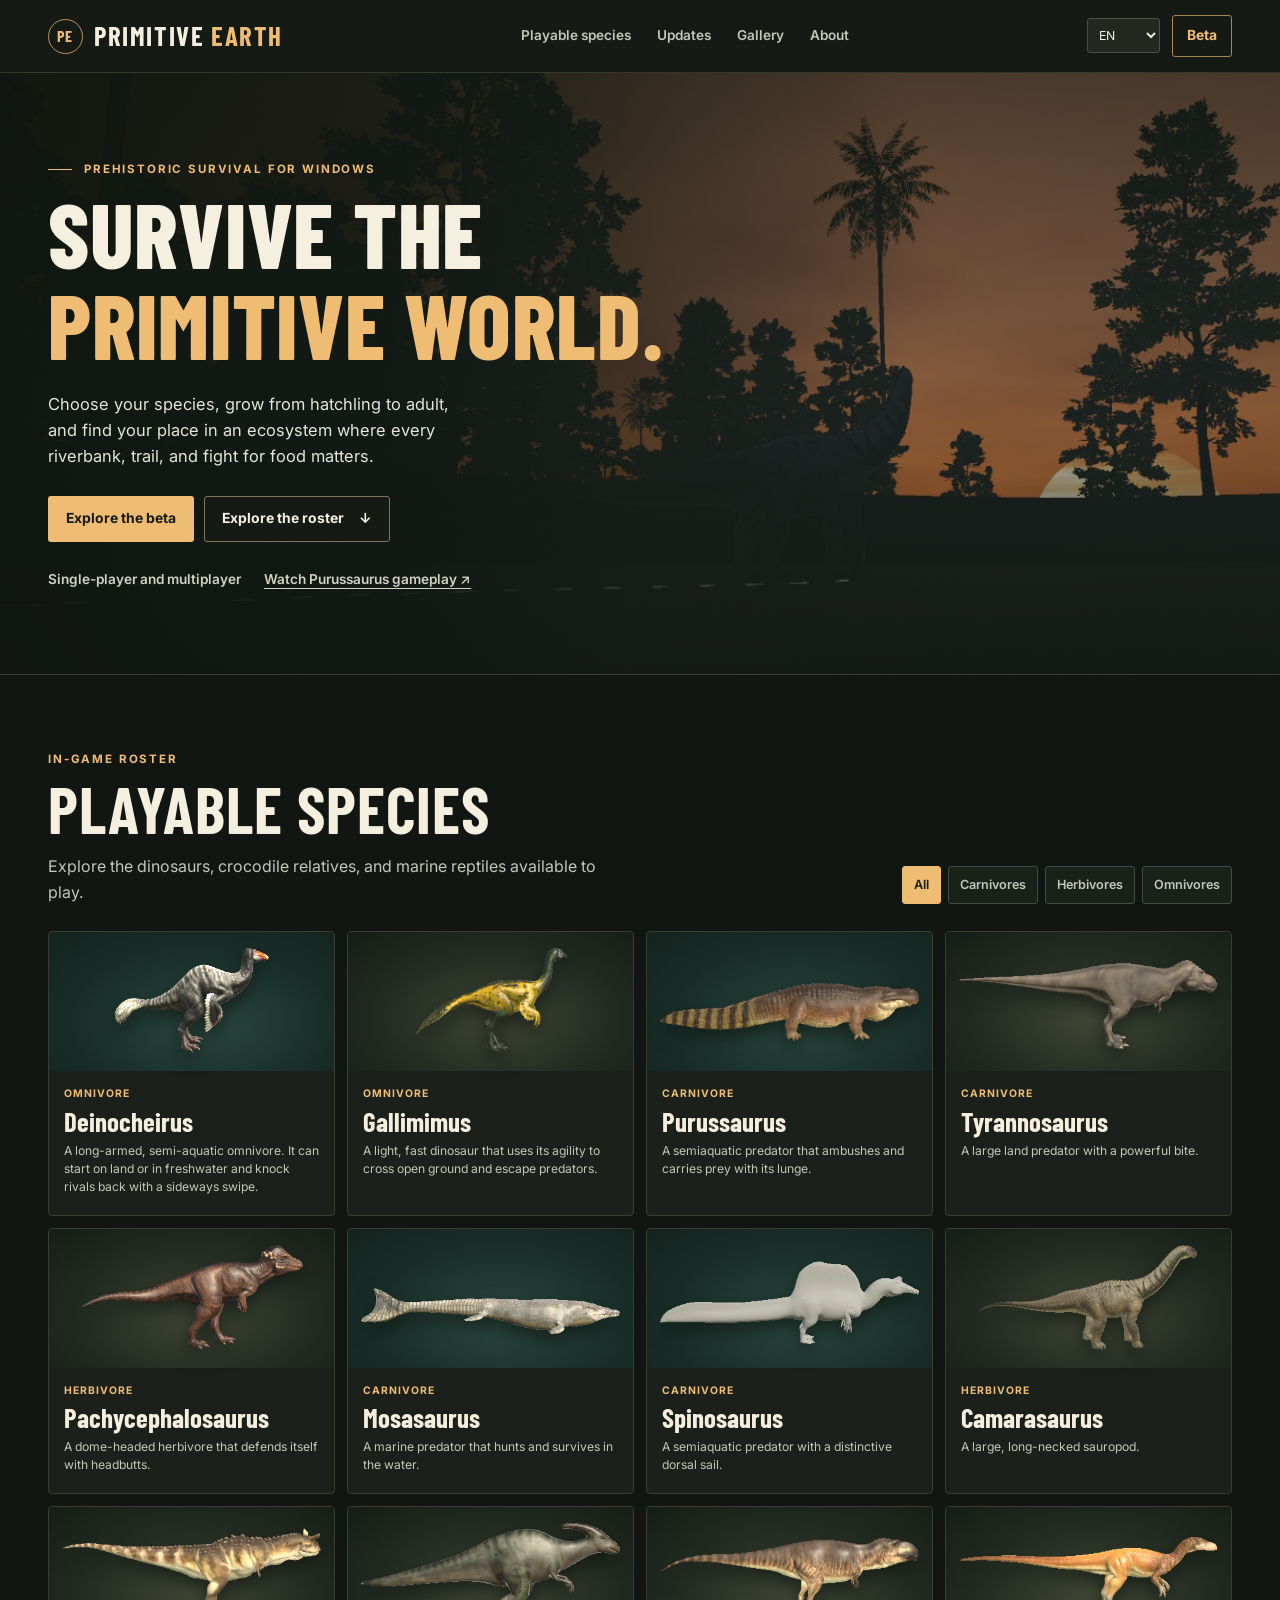
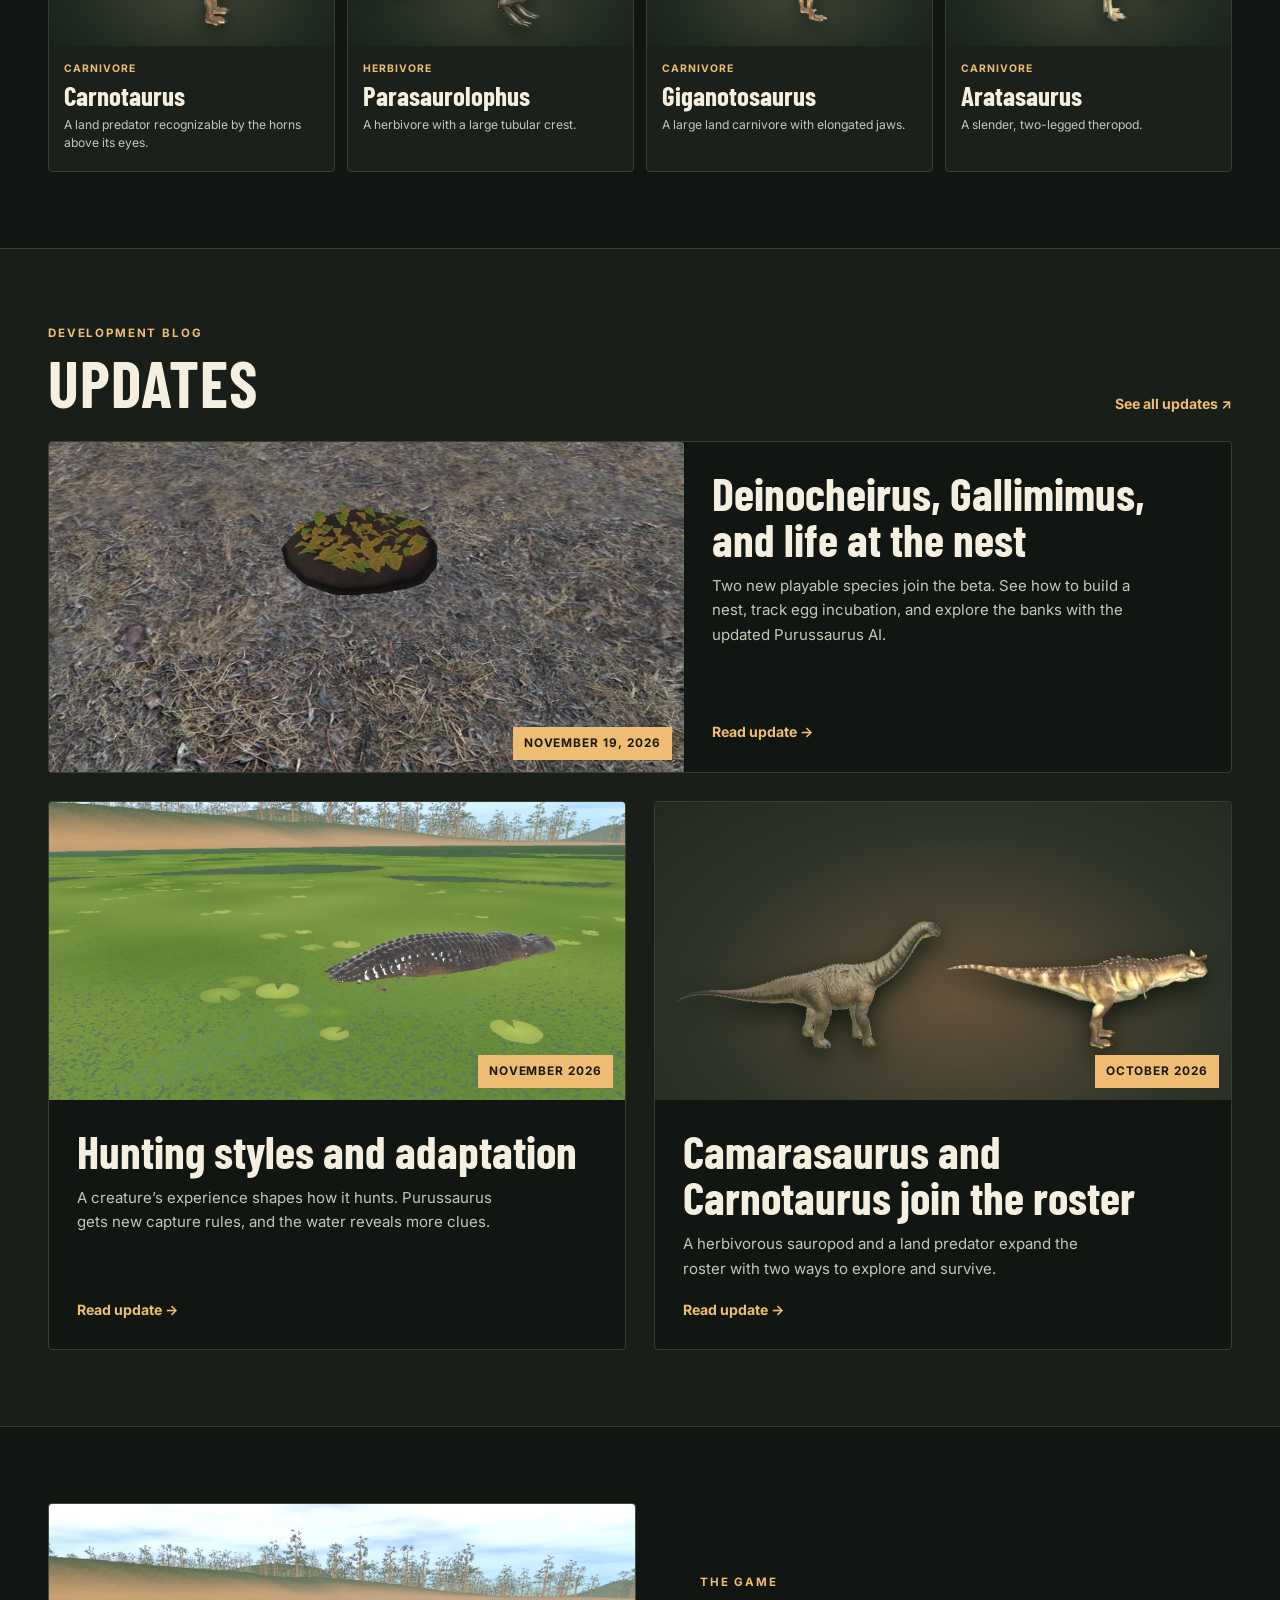
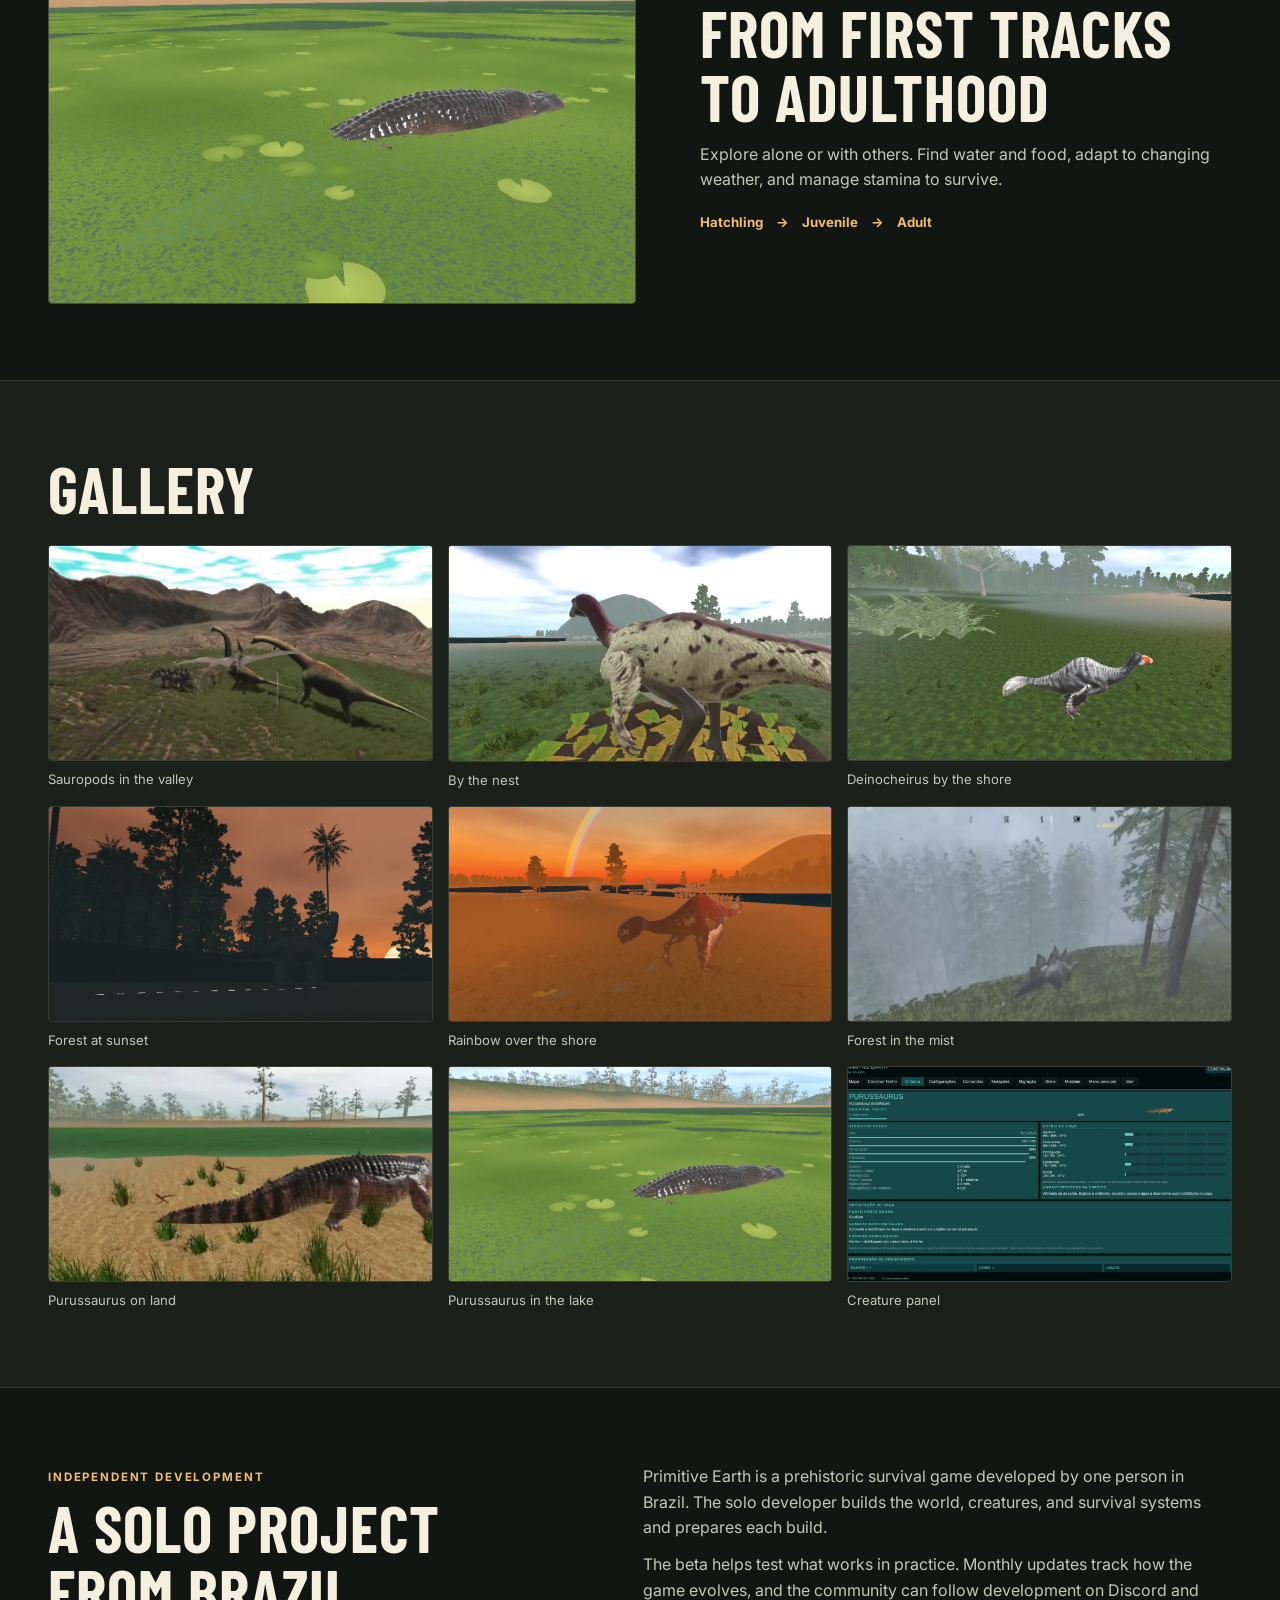
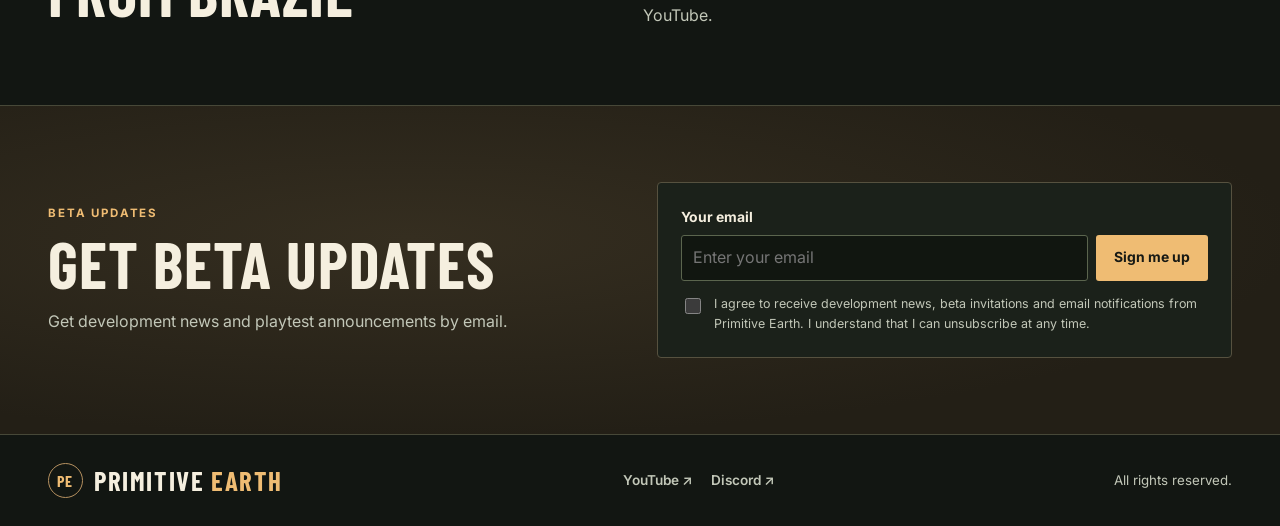
<file: index.html>
<!doctype html>
<html lang="pt-BR">
<head>
  <meta charset="utf-8">
  <meta name="viewport" content="width=device-width, initial-scale=1">
  <meta name="theme-color" content="#131713">
  <meta name="description" content="Primitive Earth é um jogo de sobrevivência pré-histórica para Windows. Conheça as espécies jogáveis e acompanhe as atualizações do beta.">
  <title>Primitive Earth</title>
  <link rel="icon" href="media/pe-icon.png" type="image/png" sizes="64x64">
  <link rel="preconnect" href="https://fonts.googleapis.com">
  <link rel="preconnect" href="https://fonts.gstatic.com" crossorigin>
  <link href="https://fonts.googleapis.com/css2?family=Barlow+Condensed:wght@600;700;800&family=Inter:wght@400;500;600;700&display=swap" rel="stylesheet">
  <link rel="stylesheet" href="style.css">
  <script src="site-content.js" defer></script>
  <script src="script.js" defer></script>
  <script src="site-interactions.js" defer></script>
</head>
<body>
  <a class="skip-link" href="#main" data-i18n="skip">Pular para o conteúdo</a>
  <header class="site-header">
    <div class="page-width header-inner">
      <a class="brand" href="#top" aria-label="Primitive Earth">
        <span class="brand-mark" aria-hidden="true">PE</span>
        <span>Primitive <strong>Earth</strong></span>
      </a>
      <nav class="main-nav" aria-label="Navegação principal" data-i18n-label="navigation">
        <a href="#dinossauros" data-i18n="nav_species">Jogáveis</a>
        <a href="atualizacoes.html" data-i18n="nav_updates">Atualizações</a>
        <a href="#galeria" data-i18n="nav_gallery">Galeria</a>
        <a href="#sobre" data-i18n="nav_about">Sobre</a>
      </nav>
      <div class="header-actions">
        <select id="languageSelect" aria-label="Idioma" data-i18n-label="language">
          <option value="pt" selected>PT-BR</option>
          <option value="en">EN</option>
          <option value="es">ES</option>
        </select>
        <a class="button header-beta" href="beta.html" data-i18n="nav_beta">Beta</a>
      </div>
    </div>
  </header>

  <main id="main">
    <section class="hero" id="top" aria-labelledby="hero-title">
      <img class="hero-image" src="media/sol-na-floresta.webp" alt="" fetchpriority="high" width="1349" height="624">
      <div class="page-width hero-inner">
        <p class="eyebrow hero-kicker" data-i18n="hero_kicker">Sobrevivência pré-histórica para Windows</p>
        <h1 id="hero-title"><span data-i18n="hero_line1">Sobreviva ao</span><strong data-i18n="hero_line2">mundo primitivo.</strong></h1>
        <p class="hero-lead" data-i18n="hero_lead">Escolha sua espécie, cresça de filhote a adulto e encontre seu lugar em um ecossistema onde cada margem, trilha e disputa por alimento conta.</p>
        <div class="button-row">
          <a class="button button-primary" href="beta.html" data-i18n="btn_beta">Conhecer o beta</a>
          <a class="button button-ghost" href="#dinossauros"><span data-i18n="hero_species">Conhecer as espécies</span><span aria-hidden="true">↓</span></a>
        </div>
        <div class="hero-meta">
          <span data-i18n="hero_modes">Singleplayer e multiplayer</span>
          <a href="media/purussaurus-gameplay.mp4" data-gameplay-link data-i18n="watch_gameplay">Ver gameplay do Purussaurus ↗</a>
        </div>
      </div>
    </section>

    <section class="section roster-section" id="dinossauros" aria-labelledby="roster-title">
      <div class="page-width">
        <div class="section-heading">
          <div>
            <p class="eyebrow" data-i18n="roster_kicker">Seleção do jogo</p>
            <h2 id="roster-title" data-i18n="roster_title">Espécies jogáveis</h2>
            <p class="lead" data-i18n="roster_intro">Escolha entre os dinossauros, crocodiliformes e répteis marinhos disponíveis para jogar.</p>
          </div>
          <div class="filters" role="group" aria-label="Filtrar por dieta" data-i18n-label="filters_label">
            <button type="button" data-roster-filter="all" aria-pressed="true" data-i18n="filter_all">Todas</button>
            <button type="button" data-roster-filter="carnivore" aria-pressed="false" data-i18n="filter_carnivore">Carnívoras</button>
            <button type="button" data-roster-filter="herbivore" aria-pressed="false" data-i18n="filter_herbivore">Herbívoras</button>
            <button type="button" data-roster-filter="omnivore" aria-pressed="false" data-i18n="filter_omnivore">Onívoras</button>
          </div>
        </div>
        <p class="sr-only" id="roster-status" aria-live="polite"></p>
        <div class="roster-grid" id="roster-grid">
          <article class="species-card" data-diet="omnivore" data-habitat="water">
            <div class="species-media"><img src="media/deinocheirus.webp" width="305" height="207" alt=""></div>
            <div class="species-copy">
              <p class="species-diet" data-i18n="diet_omnivore">Onívoro</p>
              <h3>Deinocheirus</h3>
              <p data-i18n="species_deinocheirus">Onívoro semiaquático de braços longos. Pode nascer em terra ou na água doce e afastar rivais com um tapa lateral.</p>
            </div>
          </article>
          <article class="species-card" data-diet="omnivore" data-habitat="land">
            <div class="species-media"><img src="media/gallimimus.webp" width="308" height="210" alt=""></div>
            <div class="species-copy">
              <p class="species-diet" data-i18n="diet_omnivore">Onívoro</p>
              <h3>Gallimimus</h3>
              <p data-i18n="species_gallimimus">Dinossauro leve e veloz. Usa a agilidade para cruzar áreas abertas e escapar de predadores.</p>
            </div>
          </article>
          <article class="species-card" data-diet="carnivore" data-habitat="water">
            <div class="species-media"><img src="media/purussaurus.webp" alt="" width="378" height="86"></div>
            <div class="species-copy">
              <p class="species-diet" data-i18n="diet_carnivore">Carnívoro</p>
              <h3>Purussaurus</h3>
              <p data-i18n="species_purussaurus">Predador semiaquático que embosca e transporta presas com o bote.</p>
            </div>
          </article>
          <article class="species-card" data-diet="carnivore" data-habitat="land">
            <div class="species-media"><img src="media/tyrannosaurus.webp" alt="" width="406" height="139"></div>
            <div class="species-copy">
              <p class="species-diet" data-i18n="diet_carnivore">Carnívoro</p>
              <h3>Tyrannosaurus</h3>
              <p data-i18n="species_tyrannosaurus">Grande predador terrestre com mordida potente.</p>
            </div>
          </article>
          <article class="species-card" data-diet="herbivore" data-habitat="land">
            <div class="species-media"><img src="media/pachycephalosaurus.webp" alt="" width="402" height="189"></div>
            <div class="species-copy">
              <p class="species-diet" data-i18n="diet_herbivore">Herbívoro</p>
              <h3>Pachycephalosaurus</h3>
              <p data-i18n="species_pachycephalosaurus">Herbívoro de crânio abaulado que se defende com cabeçadas.</p>
            </div>
          </article>
          <article class="species-card" data-diet="carnivore" data-habitat="water">
            <div class="species-media"><img src="media/mosasaurus.webp" alt="" width="377" height="66"></div>
            <div class="species-copy">
              <p class="species-diet" data-i18n="diet_carnivore">Carnívoro</p>
              <h3>Mosasaurus</h3>
              <p data-i18n="species_mosasaurus">Predador marinho. A água é seu habitat de caça e sobrevivência.</p>
            </div>
          </article>
          <article class="species-card" data-diet="carnivore" data-habitat="water">
            <div class="species-media"><img src="media/spinosaurus.webp" alt="" width="406" height="130" loading="lazy"></div>
            <div class="species-copy">
              <p class="species-diet" data-i18n="diet_carnivore">Carnívoro</p>
              <h3>Spinosaurus</h3>
              <p data-i18n="species_spinosaurus">Predador semiaquático com uma vela dorsal marcante.</p>
            </div>
          </article>
          <article class="species-card" data-diet="herbivore" data-habitat="land">
            <div class="species-media"><img src="media/camarasaurus.webp" alt="" width="389" height="188" loading="lazy"></div>
            <div class="species-copy">
              <p class="species-diet" data-i18n="diet_herbivore">Herbívoro</p>
              <h3>Camarasaurus</h3>
              <p data-i18n="species_camarasaurus">Saurópode de pescoço longo e grande porte.</p>
            </div>
          </article>
          <article class="species-card" data-diet="carnivore" data-habitat="land">
            <div class="species-media"><img src="media/carnotaurus.webp" alt="" width="390" height="148" loading="lazy"></div>
            <div class="species-copy">
              <p class="species-diet" data-i18n="diet_carnivore">Carnívoro</p>
              <h3>Carnotaurus</h3>
              <p data-i18n="species_carnotaurus">Predador terrestre reconhecível pelos chifres acima dos olhos.</p>
            </div>
          </article>
          <article class="species-card" data-diet="herbivore" data-habitat="land">
            <div class="species-media"><img src="media/parasaurolophus.webp" alt="" width="398" height="161" loading="lazy"></div>
            <div class="species-copy">
              <p class="species-diet" data-i18n="diet_herbivore">Herbívoro</p>
              <h3>Parasaurolophus</h3>
              <p data-i18n="species_parasaurolophus">Herbívoro de grande crista tubular.</p>
            </div>
          </article>
          <article class="species-card" data-diet="carnivore" data-habitat="land">
            <div class="species-media"><img src="media/giganotosaurus.webp" alt="" width="404" height="134" loading="lazy"></div>
            <div class="species-copy">
              <p class="species-diet" data-i18n="diet_carnivore">Carnívoro</p>
              <h3>Giganotosaurus</h3>
              <p data-i18n="species_giganotosaurus">Grande carnívoro terrestre de mandíbulas alongadas.</p>
            </div>
          </article>
          <article class="species-card" data-diet="carnivore" data-habitat="land">
            <div class="species-media"><img src="media/aratasaurus.webp" alt="" width="400" height="131" loading="lazy"></div>
            <div class="species-copy">
              <p class="species-diet" data-i18n="diet_carnivore">Carnívoro</p>
              <h3>Aratasaurus</h3>
              <p data-i18n="species_aratasaurus">Terópode bípede de corpo esguio.</p>
            </div>
          </article>
        </div>
      </div>
    </section>

    <section class="section updates-section" id="atualizacoes" aria-labelledby="updates-title">
      <div class="page-width">
        <div class="section-heading">
          <div>
            <p class="eyebrow" data-i18n="news_label">Diário de desenvolvimento</p>
            <h2 id="updates-title" data-i18n="updates_title">Atualizações</h2>
          </div>
          <a class="text-link" href="atualizacoes.html" data-i18n="news_all">Ver todas as atualizações ↗</a>
        </div>
        <div class="news-grid">
        <article class="news-card news-card-featured">
          <a href="ninhos-e-novos-jogaveis.html">
            <div class="news-cover">
              <img src="media/ninho-finalizado.webp" width="960" height="540" alt="" loading="lazy">
              <time datetime="2026-11-19" data-i18n="nest_post_date">19 de novembro de 2026</time>
            </div>
            <div class="news-copy">
              <h3 data-i18n="nest_post_title">Deinocheirus, Gallimimus e a vida no ninho</h3>
              <p data-i18n="nest_post_summary">Dois novos jogáveis chegam ao beta. Veja como construir um ninho, acompanhar a incubação dos ovos e explorar as margens com o novo comportamento do Purussaurus.</p>
              <span class="text-link" aria-hidden="true" data-i18n="news_read">Ler atualização →</span>
            </div>
          </a>
        </article>
        <article class="news-card">
          <a href="novembro-2026.html">
            <div class="news-cover">
              <img src="media/purussaurus-lago.webp" width="1031" height="702" alt="">
              <time datetime="2026-11" data-i18n="nov_date">Novembro de 2026</time>
            </div>
            <div class="news-copy">
              <h3 data-i18n="nov_title">Estilos de caça e adaptação</h3>
              <p data-i18n="nov_summary">A experiência de cada criatura influencia seu estilo de caça. O Purussaurus ganha novas regras de captura e a água passa a revelar mais pistas.</p>
              <span class="text-link" aria-hidden="true" data-i18n="news_read">Ler atualização →</span>
            </div>
          </a>
        </article>
<article class="news-card">
          <a href="outubro-2026.html">
            <div class="news-cover">
              <div class="news-models" aria-hidden="true">
              <img src="media/camarasaurus.webp" width="389" height="188" alt="">
              <img src="media/carnotaurus.webp" width="390" height="148" alt="">
            </div>
              <time datetime="2026-10" data-i18n="oct_date">Outubro de 2026</time>
            </div>
            <div class="news-copy">
              <h3 data-i18n="oct_title">Camarasaurus e Carnotaurus jogáveis</h3>
              <p data-i18n="oct_summary">Um saurópode herbívoro e um predador terrestre ampliam a seleção e oferecem duas formas de explorar e sobreviver no mapa.</p>
              <span class="text-link" aria-hidden="true" data-i18n="news_read">Ler atualização →</span>
            </div>
          </a>
        </article>
        </div>
      </div>
    </section>

    <section class="section world-section" id="about" aria-labelledby="world-title">
      <div class="page-width world-grid">
        <img class="world-image" src="media/purussaurus-lago.webp" width="1031" height="702" loading="lazy" alt="Purussaurus no lago" data-i18n-alt="gallery_purus">
        <div>
          <p class="eyebrow" data-i18n="world_kicker">O jogo</p>
          <h2 id="world-title" data-i18n="world_title">Da primeira pegada à vida adulta</h2>
          <p class="lead" data-i18n="world_intro">Explore sozinho ou com outros jogadores. Aprenda onde buscar água e alimento, acompanhe a mudança do clima e cuide da stamina para sobreviver.</p>
          <div class="life-stages" aria-label="Fases de crescimento" data-i18n-label="life_label">
            <span data-i18n="life_hatchling">Filhote</span><span aria-hidden="true">→</span>
            <span data-i18n="life_juvenile">Jovem</span><span aria-hidden="true">→</span>
            <span data-i18n="life_adult">Adulto</span>
          </div>
        </div>
      </div>
    </section>

    <section class="section gallery-section" id="galeria" aria-labelledby="gallery-title">
      <div class="page-width">
        <h2 id="gallery-title" data-i18n="gallery_title">Galeria</h2>
        <div class="gallery-grid">
          <figure>
            <a href="media/vale-primitive-earth.webp" data-gallery-photo aria-label="Saurópodes no vale" data-i18n-label="gallery_valley">
              <img src="media/vale-primitive-earth.webp" width="1760" height="872" alt="" loading="lazy" decoding="async">
            </a>
            <figcaption data-i18n="gallery_valley">Saurópodes no vale</figcaption>
          </figure>
          <figure>
            <a href="media/perto-do-ninho.webp" data-gallery-photo aria-label="À beira do ninho" data-i18n-label="gallery_nest">
              <img src="media/perto-do-ninho.webp" width="1405" height="741" alt="" loading="lazy" decoding="async">
            </a>
            <figcaption data-i18n="gallery_nest">À beira do ninho</figcaption>
          </figure>
          <figure>
            <a href="media/deinocheirus-na-margem.webp" data-gallery-photo aria-label="Deinocheirus na margem" data-i18n-label="gallery_deino">
              <img src="media/deinocheirus-na-margem.webp" width="1352" height="760" alt="" loading="lazy" decoding="async">
            </a>
            <figcaption data-i18n="gallery_deino">Deinocheirus na margem</figcaption>
          </figure>
          <figure>
            <a href="media/sol-na-floresta.webp" data-gallery-photo aria-label="Floresta ao pôr do sol" data-i18n-label="gallery_sunset">
              <img src="media/sol-na-floresta.webp" width="1349" height="624" alt="" loading="lazy" decoding="async">
            </a>
            <figcaption data-i18n="gallery_sunset">Floresta ao pôr do sol</figcaption>
          </figure>
          <figure>
            <a href="media/arco-iris-na-margem.webp" data-gallery-photo aria-label="Arco-íris sobre a margem" data-i18n-label="gallery_rainbow">
              <img src="media/arco-iris-na-margem.webp" width="1440" height="793" alt="" loading="lazy" decoding="async">
            </a>
            <figcaption data-i18n="gallery_rainbow">Arco-íris sobre a margem</figcaption>
          </figure>
          <figure>
            <a href="media/floresta-primitive-earth.webp" data-gallery-photo aria-label="Floresta sob neblina" data-i18n-label="gallery_fog">
              <img src="media/floresta-primitive-earth.webp" width="1000" height="437" alt="" loading="lazy" decoding="async">
            </a>
            <figcaption data-i18n="gallery_fog">Floresta sob neblina</figcaption>
          </figure>
          <figure>
            <a href="media/purussaurus-na-areia.webp" data-gallery-photo aria-label="Purussaurus em terra" data-i18n-label="gallery_puru_land">
              <img src="media/purussaurus-na-areia.webp" width="924" height="472" alt="" loading="lazy" decoding="async">
            </a>
            <figcaption data-i18n="gallery_puru_land">Purussaurus em terra</figcaption>
          </figure>
          <figure>
            <a href="media/purussaurus-lago.webp" data-gallery-photo aria-label="Purussaurus no lago" data-i18n-label="gallery_purus">
              <img src="media/purussaurus-lago.webp" width="1031" height="702" alt="" loading="lazy" decoding="async">
            </a>
            <figcaption data-i18n="gallery_purus">Purussaurus no lago</figcaption>
          </figure>
          <figure>
            <a href="media/painel-criatura.webp" data-gallery-photo aria-label="Painel da criatura" data-i18n-label="gallery_panel">
              <img src="media/painel-criatura.webp" width="1500" height="807" alt="" loading="lazy" decoding="async">
            </a>
            <figcaption data-i18n="gallery_panel">Painel da criatura</figcaption>
          </figure>
        </div>
      </div>
    </section>

    <section class="section about-section" id="sobre" aria-labelledby="about-title">
      <div class="page-width about-grid">
        <div>
          <p class="eyebrow" data-i18n="about_kicker">Desenvolvimento independente</p>
          <h2 id="about-title" data-i18n="about_title">Um projeto solo brasileiro</h2>
        </div>
        <div class="about-copy">
          <p data-i18n="about_intro">Primitive Earth é um jogo de sobrevivência pré-histórica desenvolvido por um brasileiro. O projeto é feito por uma pessoa, da criação do mundo e das criaturas aos sistemas de sobrevivência e à preparação das builds.</p>
          <p data-i18n="about_detail">O beta ajuda a descobrir o que funciona na prática. As atualizações registram as mudanças conforme o jogo evolui, e a comunidade pode acompanhar o desenvolvimento pelo Discord e pelo YouTube.</p>
        </div>
      </div>
    </section>

    <section class="section beta-section" id="beta" aria-labelledby="beta-title">
      <div class="page-width beta-grid">
        <div>
          <p class="eyebrow" data-i18n="beta_tag">Avisos do beta</p>
          <h2 id="beta-title" data-i18n="beta_title">Receba novidades do beta</h2>
          <p class="lead" data-i18n="beta_intro">Receba novidades do desenvolvimento e avisos sobre oportunidades de teste por e-mail.</p>
        </div>
        <form id="newsletterForm" class="newsletter" novalidate>
          <label class="email-label" for="newsletterEmail" data-i18n="email_label">Seu e-mail</label>
          <div class="newsletter-fields">
            <input id="newsletterEmail" name="email" type="email" autocomplete="email" inputmode="email" maxlength="150" required placeholder="Digite seu e-mail" data-i18n-placeholder="email_placeholder">
            <button class="button button-primary" id="newsletterButton" type="submit" data-i18n="subscribe">Quero participar</button>
          </div>
          <input type="text" name="_honey" class="form-honeypot" tabindex="-1" autocomplete="off" aria-hidden="true">
          <label class="privacy-consent" for="newsletterConsent">
            <input id="newsletterConsent" type="checkbox" required>
            <span data-i18n="privacy_consent">Concordo em receber notícias, convites para o beta e notificações por e-mail do Primitive Earth. Posso cancelar quando quiser.</span>
          </label>
          <div id="newsletterMessage" class="newsletter-message" role="status" aria-live="polite"></div>
        </form>
      </div>
    </section>
  </main>

  <footer class="site-footer" id="community">
    <div class="page-width footer-inner">
      <a class="brand" href="#top"><span class="brand-mark" aria-hidden="true">PE</span><span>Primitive <strong>Earth</strong></span></a>
      <div class="footer-links">
        <a href="https://www.youtube.com/@primitive-earth" target="_blank" rel="noopener noreferrer">YouTube ↗</a>
        <a href="https://discord.gg/87vQR5QtP" target="_blank" rel="noopener noreferrer">Discord ↗</a>
      </div>
      <small data-i18n="footer_rights">Todos os direitos reservados.</small>
    </div>
  </footer>

  <dialog class="gallery-dialog" id="gallery-viewer" aria-labelledby="gallery-viewer-title">
    <div class="gallery-dialog-header">
      <h2 id="gallery-viewer-title" data-i18n="gallery_title">Galeria</h2>
      <form method="dialog">
        <button class="gallery-control" type="submit" aria-label="Fechar galeria" data-i18n-label="gallery_close" autofocus>×</button>
      </form>
    </div>
    <figure>
      <img class="gallery-full-image" src="media/vale-primitive-earth.webp" alt="" loading="lazy" draggable="false">
      <figcaption class="gallery-controls">
        <button class="gallery-control" type="button" data-gallery-step="-1" aria-label="Foto anterior" data-i18n-label="gallery_previous">‹</button>
        <div class="gallery-information" aria-live="polite" aria-atomic="true">
          <p class="gallery-caption"></p>
          <p class="gallery-counter"></p>
        </div>
        <button class="gallery-control" type="button" data-gallery-step="1" aria-label="Próxima foto" data-i18n-label="gallery_next">›</button>
      </figcaption>
    </figure>
  </dialog>

  <dialog class="gameplay-dialog" id="gameplay" aria-labelledby="gameplay-title">
    <div class="gameplay-header">
      <h2 id="gameplay-title" data-i18n="gameplay_title">Gameplay do Purussaurus</h2>
      <form method="dialog">
        <button type="submit" aria-label="Fechar vídeo" data-i18n-label="video_close" autofocus>×</button>
      </form>
    </div>
    <video controls playsinline preload="none" poster="media/purussaurus-gameplay-poster.webp" src="media/purussaurus-gameplay.mp4">
      <a href="media/purussaurus-gameplay.mp4" data-i18n="video_fallback">Abrir vídeo do Purussaurus</a>
    </video>
  </dialog>
</body>
</html>
</file>
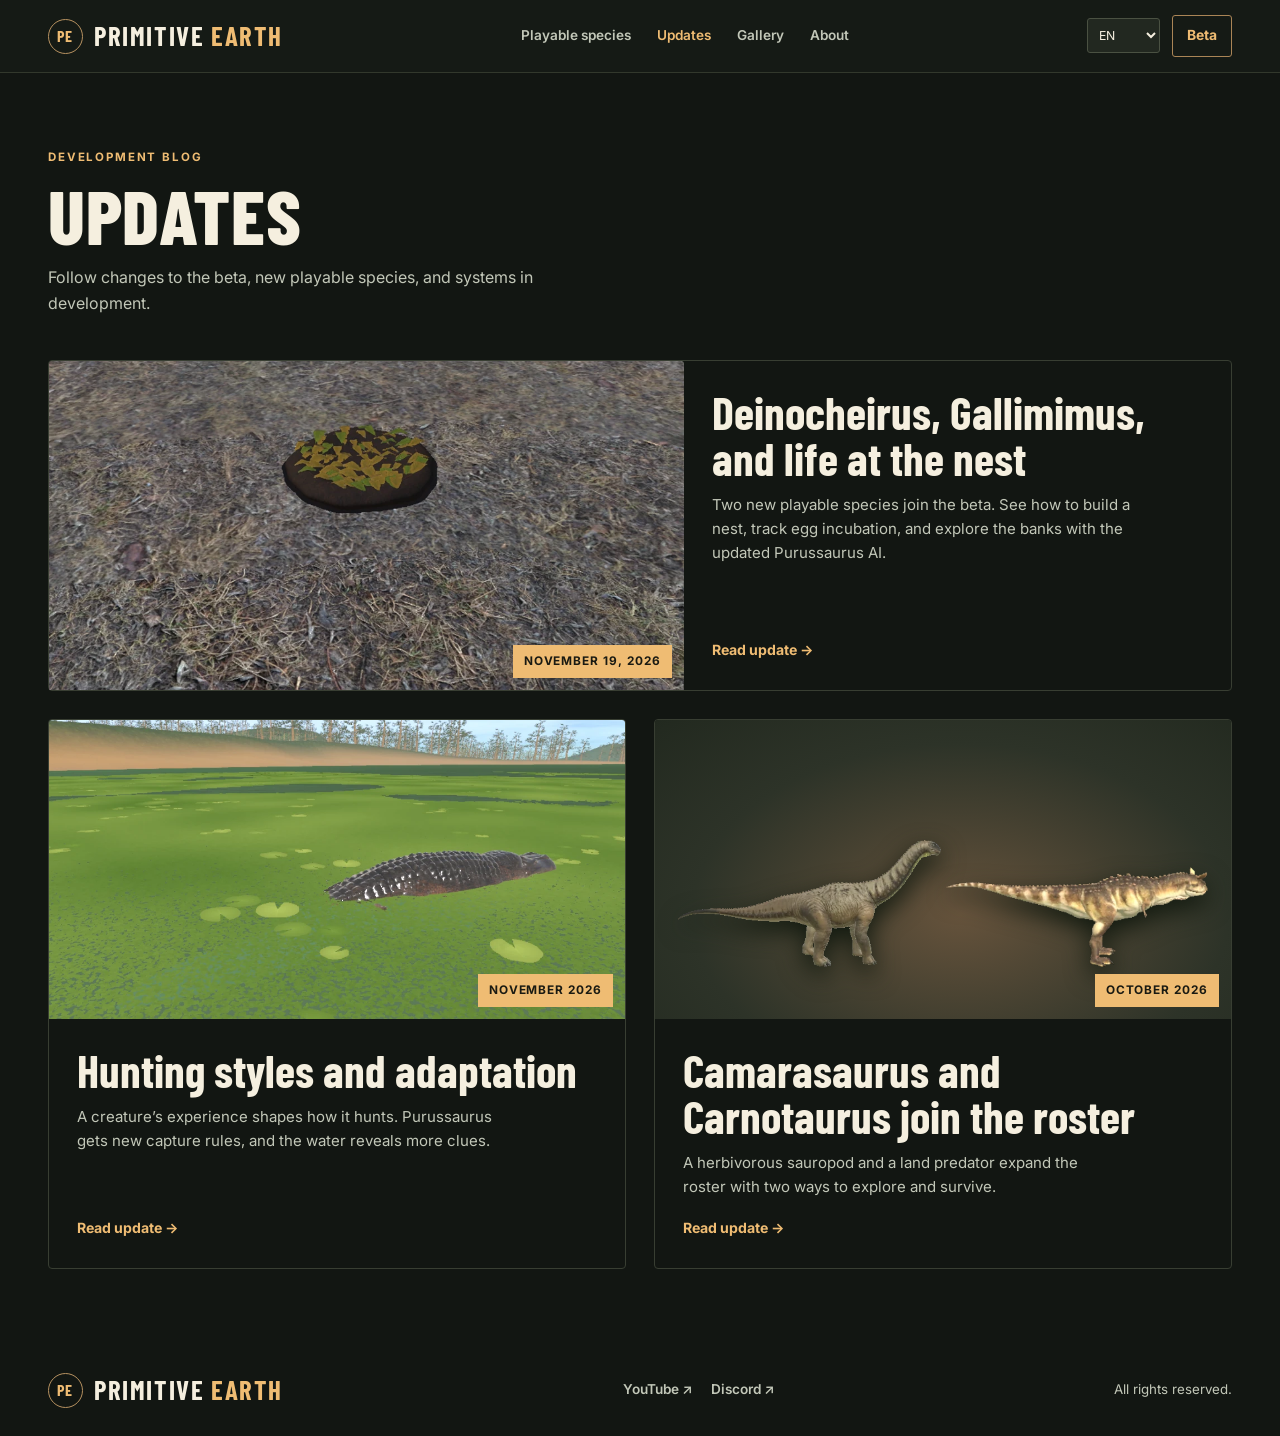
<file: atualizacoes.html>
<!doctype html>
<html lang="pt-BR">
<head>
  <meta charset="utf-8">
  <meta name="viewport" content="width=device-width, initial-scale=1">
  <meta name="theme-color" content="#131713">
  <meta name="description" content="Acompanhe as mudanças do beta, as espécies que chegam ao jogo e os sistemas em evolução.">
  <title>Primitive Earth</title>
  <link rel="icon" href="media/pe-icon.png" type="image/png" sizes="64x64">
  <link rel="preconnect" href="https://fonts.googleapis.com">
  <link rel="preconnect" href="https://fonts.gstatic.com" crossorigin>
  <link href="https://fonts.googleapis.com/css2?family=Barlow+Condensed:wght@600;700;800&family=Inter:wght@400;500;600;700&display=swap" rel="stylesheet">
  <link rel="stylesheet" href="style.css">
  <script src="site-content.js" defer></script>
  <script src="script.js" defer></script>
</head>
<body>
  <a class="skip-link" href="#main" data-i18n="skip">Pular para o conteúdo</a>
  <header class="site-header">
    <div class="page-width header-inner">
      <a class="brand" href="index.html#top" aria-label="Primitive Earth">
        <span class="brand-mark" aria-hidden="true">PE</span>
        <span>Primitive <strong>Earth</strong></span>
      </a>
      <nav class="main-nav" aria-label="Navegação principal" data-i18n-label="navigation">
        <a href="index.html#dinossauros" data-i18n="nav_species">Jogáveis</a>
        <a href="atualizacoes.html" data-i18n="nav_updates" aria-current="page">Atualizações</a>
        <a href="index.html#galeria" data-i18n="nav_gallery">Galeria</a>
        <a href="index.html#sobre" data-i18n="nav_about">Sobre</a>
      </nav>
      <div class="header-actions">
        <select id="languageSelect" aria-label="Idioma" data-i18n-label="language">
          <option value="pt" selected>PT-BR</option>
          <option value="en">EN</option>
          <option value="es">ES</option>
        </select>
        <a class="button header-beta" href="beta.html" data-i18n="nav_beta">Beta</a>
      </div>
    </div>
  </header>

  <main id="main" class="section news-index">
    <div class="page-width">
      <div class="news-intro">
        <p class="eyebrow" data-i18n="news_label">Diário de desenvolvimento</p>
        <h1 data-i18n="updates_title">Atualizações</h1>
        <p class="lead" data-i18n="news_intro">Acompanhe as mudanças do beta, as espécies que chegam ao jogo e os sistemas em evolução.</p>
      </div>
      <div class="news-grid">
        <article class="news-card news-card-featured">
          <a href="ninhos-e-novos-jogaveis.html">
            <div class="news-cover">
              <img src="media/ninho-finalizado.webp" width="960" height="540" alt="" loading="lazy">
              <time datetime="2026-11-19" data-i18n="nest_post_date">19 de novembro de 2026</time>
            </div>
            <div class="news-copy">
              <h2 data-i18n="nest_post_title">Deinocheirus, Gallimimus e a vida no ninho</h2>
              <p data-i18n="nest_post_summary">Dois novos jogáveis chegam ao beta. Veja como construir um ninho, acompanhar a incubação dos ovos e explorar as margens com o novo comportamento do Purussaurus.</p>
              <span class="text-link" aria-hidden="true" data-i18n="news_read">Ler atualização →</span>
            </div>
          </a>
        </article>
        <article class="news-card">
          <a href="novembro-2026.html">
            <div class="news-cover">
              <img src="media/purussaurus-lago.webp" width="1031" height="702" alt="">
              <time datetime="2026-11" data-i18n="nov_date">Novembro de 2026</time>
            </div>
            <div class="news-copy">
              <h2 data-i18n="nov_title">Estilos de caça e adaptação</h2>
              <p data-i18n="nov_summary">A experiência de cada criatura influencia seu estilo de caça. O Purussaurus ganha novas regras de captura e a água passa a revelar mais pistas.</p>
              <span class="text-link" aria-hidden="true" data-i18n="news_read">Ler atualização →</span>
            </div>
          </a>
        </article>
<article class="news-card">
          <a href="outubro-2026.html">
            <div class="news-cover">
              <div class="news-models" aria-hidden="true">
              <img src="media/camarasaurus.webp" width="389" height="188" alt="">
              <img src="media/carnotaurus.webp" width="390" height="148" alt="">
            </div>
              <time datetime="2026-10" data-i18n="oct_date">Outubro de 2026</time>
            </div>
            <div class="news-copy">
              <h2 data-i18n="oct_title">Camarasaurus e Carnotaurus jogáveis</h2>
              <p data-i18n="oct_summary">Um saurópode herbívoro e um predador terrestre ampliam a seleção e oferecem duas formas de explorar e sobreviver no mapa.</p>
              <span class="text-link" aria-hidden="true" data-i18n="news_read">Ler atualização →</span>
            </div>
          </a>
        </article>
      </div>
    </div>
  </main>

  <footer class="site-footer" id="community">
    <div class="page-width footer-inner">
      <a class="brand" href="index.html#top"><span class="brand-mark" aria-hidden="true">PE</span><span>Primitive <strong>Earth</strong></span></a>
      <div class="footer-links">
        <a href="https://www.youtube.com/@primitive-earth" target="_blank" rel="noopener noreferrer">YouTube ↗</a>
        <a href="https://discord.gg/87vQR5QtP" target="_blank" rel="noopener noreferrer">Discord ↗</a>
      </div>
      <small data-i18n="footer_rights">Todos os direitos reservados.</small>
    </div>
  </footer>
</body>
</html>
</file>
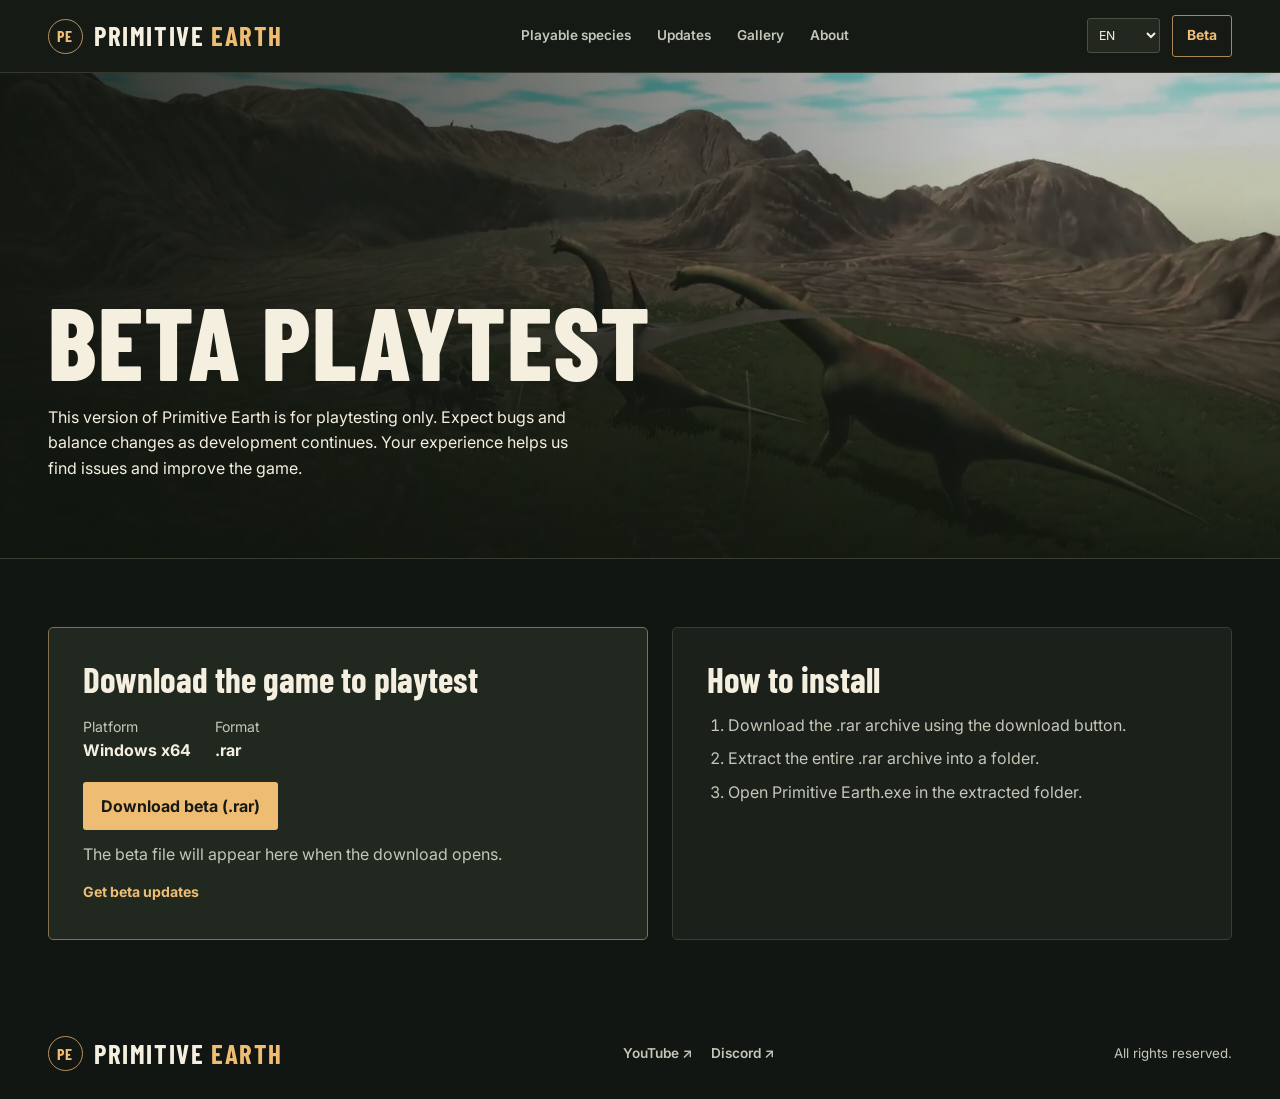
<file: beta.html>
<!doctype html>
<html lang="pt-BR">
<head>
  <meta charset="utf-8">
  <meta name="viewport" content="width=device-width, initial-scale=1">
  <meta name="theme-color" content="#131713">
  <meta name="description" content="Baixe a versão beta de teste do Primitive Earth para Windows e ajude a melhorar o jogo.">
  <title>Beta de teste | Primitive Earth</title>
  <link rel="icon" href="media/pe-icon.png" type="image/png" sizes="64x64">
  <link rel="preconnect" href="https://fonts.googleapis.com">
  <link rel="preconnect" href="https://fonts.gstatic.com" crossorigin>
  <link href="https://fonts.googleapis.com/css2?family=Barlow+Condensed:wght@600;700;800&family=Inter:wght@400;500;600;700&display=swap" rel="stylesheet">
  <link rel="stylesheet" href="style.css">
  <script src="site-content.js" defer></script>
  <script src="script.js" defer></script>
  <script src="site-interactions.js" defer></script>
</head>
<body>
  <a class="skip-link" href="#main" data-i18n="skip">Pular para o conteúdo</a>
  <header class="site-header">
    <div class="page-width header-inner">
      <a class="brand" href="index.html#top" aria-label="Primitive Earth">
        <span class="brand-mark" aria-hidden="true">PE</span>
        <span>Primitive <strong>Earth</strong></span>
      </a>
      <nav class="main-nav" aria-label="Navegação principal" data-i18n-label="navigation">
        <a href="index.html#dinossauros" data-i18n="nav_species">Jogáveis</a>
        <a href="atualizacoes.html" data-i18n="nav_updates">Atualizações</a>
        <a href="index.html#galeria" data-i18n="nav_gallery">Galeria</a>
        <a href="index.html#sobre" data-i18n="nav_about">Sobre</a>
      </nav>
      <div class="header-actions">
        <select id="languageSelect" aria-label="Idioma" data-i18n-label="language">
          <option value="pt" selected>PT-BR</option>
          <option value="en">EN</option>
          <option value="es">ES</option>
        </select>
        <a class="button header-beta" href="beta.html" aria-current="page" data-i18n="nav_beta">Beta</a>
      </div>
    </div>
  </header>

  <main id="main">
    <section class="beta-hero" aria-labelledby="beta-page-title">
      <img src="media/vale-primitive-earth.webp" width="1760" height="872" alt="" fetchpriority="high">
      <div class="page-width beta-hero-copy">
        <h1 id="beta-page-title" data-i18n="beta_page_title">Beta de teste</h1>
        <p class="lead" data-i18n="beta_page_intro">Esta versão do Primitive Earth é exclusivamente para testes. Bugs e mudanças de balanceamento fazem parte desta etapa. Sua experiência ajuda a encontrar problemas e a melhorar o jogo.</p>
      </div>
    </section>

    <div class="page-width beta-main">
      <div class="beta-details">
        <section class="beta-download-card" aria-labelledby="beta-card-title">
          <h2 id="beta-card-title" data-i18n="beta_game_download">Baixe o jogo para testar</h2>
          <dl>
            <div><dt data-i18n="beta_platform">Plataforma</dt><dd>Windows x64</dd></div>
            <div><dt data-i18n="beta_format">Formato</dt><dd>.rar</dd></div>
          </dl>
          <!-- Cole em data-drive-url o link compartilhável ou de download do arquivo .rar no Google Drive. -->
          <a class="button button-primary" id="beta-download" data-drive-url="" data-i18n="beta_download"
            target="_blank" rel="noopener noreferrer" aria-describedby="beta-download-ready" hidden>Baixar beta (.rar)</a>
          <div id="beta-unavailable">

<a href="https://drive.google.com/file/d/1Lv_7O3-bCrX2WhqYSigUeT3ltyzphudV/view?usp=sharing"
   class="button button-primary"
   data-i18n="beta_download"
   download>
    Baixar beta (.rar)
</a>
            <p data-i18n="beta_pending">O arquivo do beta estará disponível aqui assim que o download for liberado.</p>
          </div>
          <p id="beta-download-ready" hidden data-i18n="beta_download_host">O Google Drive fornece o arquivo. Se aparecer uma confirmação, prossiga por lá.</p>
          <p><a href="index.html#beta" class="text-link" data-i18n="beta_newsletter">Receber avisos do beta</a></p>
        </section>

        <section class="beta-guide" aria-labelledby="beta-guide-title">
          <h2 id="beta-guide-title" data-i18n="beta_install_title">Como instalar</h2>
          <ol>
            <li data-i18n="beta_install_download">Baixe o arquivo .rar usando o botão de download.</li>
            <li data-i18n="beta_install_extract">Extraia todo o conteúdo do .rar para uma pasta.</li>
            <li data-i18n="beta_install_play">Abra Primitive Earth.exe na pasta extraída.</li>
          </ol>
        </section>
      </div>

      <section class="beta-thanks" id="beta-thanks" aria-labelledby="beta-thanks-title" tabindex="-1" hidden>
        <h2 id="beta-thanks-title" data-i18n="beta_thank_you">Obrigado por participar do teste!</h2>
        <p data-i18n="beta_thank_review">Se publicar uma review ou um vídeo, mencione Primitive Earth, use #PrimitiveEarth e marque @primitive-earth no YouTube.</p>
        <p data-i18n="beta_thank_feedback">Encontrou um bug? Conte o que aconteceu e como repetir o problema no Discord.</p>
        <div class="button-row">
          <a class="button button-ghost" href="https://discord.gg/87vQR5QtP" target="_blank" rel="noopener noreferrer"
            data-i18n="beta_discord">Enviar feedback no Discord</a>
          <a class="button button-ghost" href="https://www.youtube.com/@primitive-earth" target="_blank" rel="noopener noreferrer"
            data-i18n="beta_youtube">Canal oficial no YouTube</a>
        </div>
      </section>
    </div>
  </main>

  <footer class="site-footer" id="community">
    <div class="page-width footer-inner">
      <a class="brand" href="index.html#top"><span class="brand-mark" aria-hidden="true">PE</span><span>Primitive <strong>Earth</strong></span></a>
      <div class="footer-links">
        <a href="https://www.youtube.com/@primitive-earth" target="_blank" rel="noopener noreferrer">YouTube ↗</a>
        <a href="https://discord.gg/87vQR5QtP" target="_blank" rel="noopener noreferrer">Discord ↗</a>
      </div>
      <small data-i18n="footer_rights">Todos os direitos reservados.</small>
    </div>
  </footer>
</body>
</html>
</file>
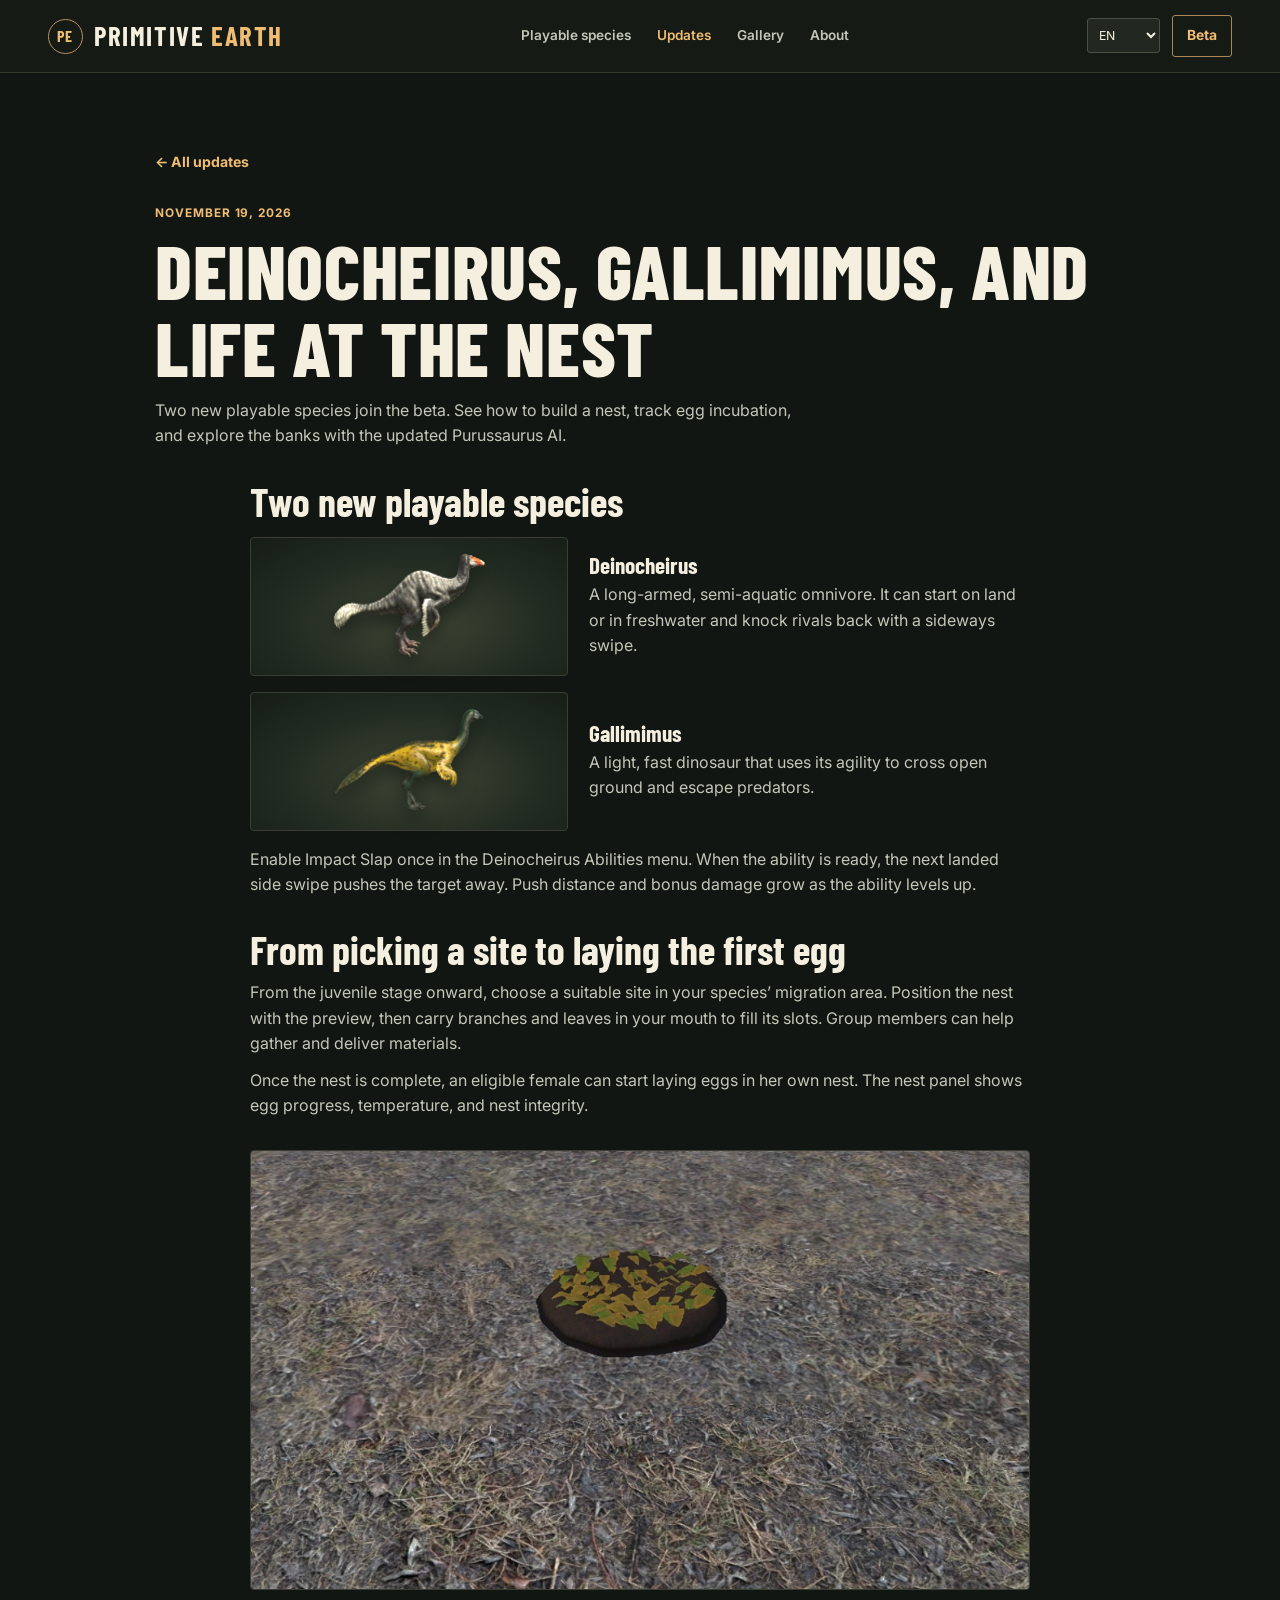
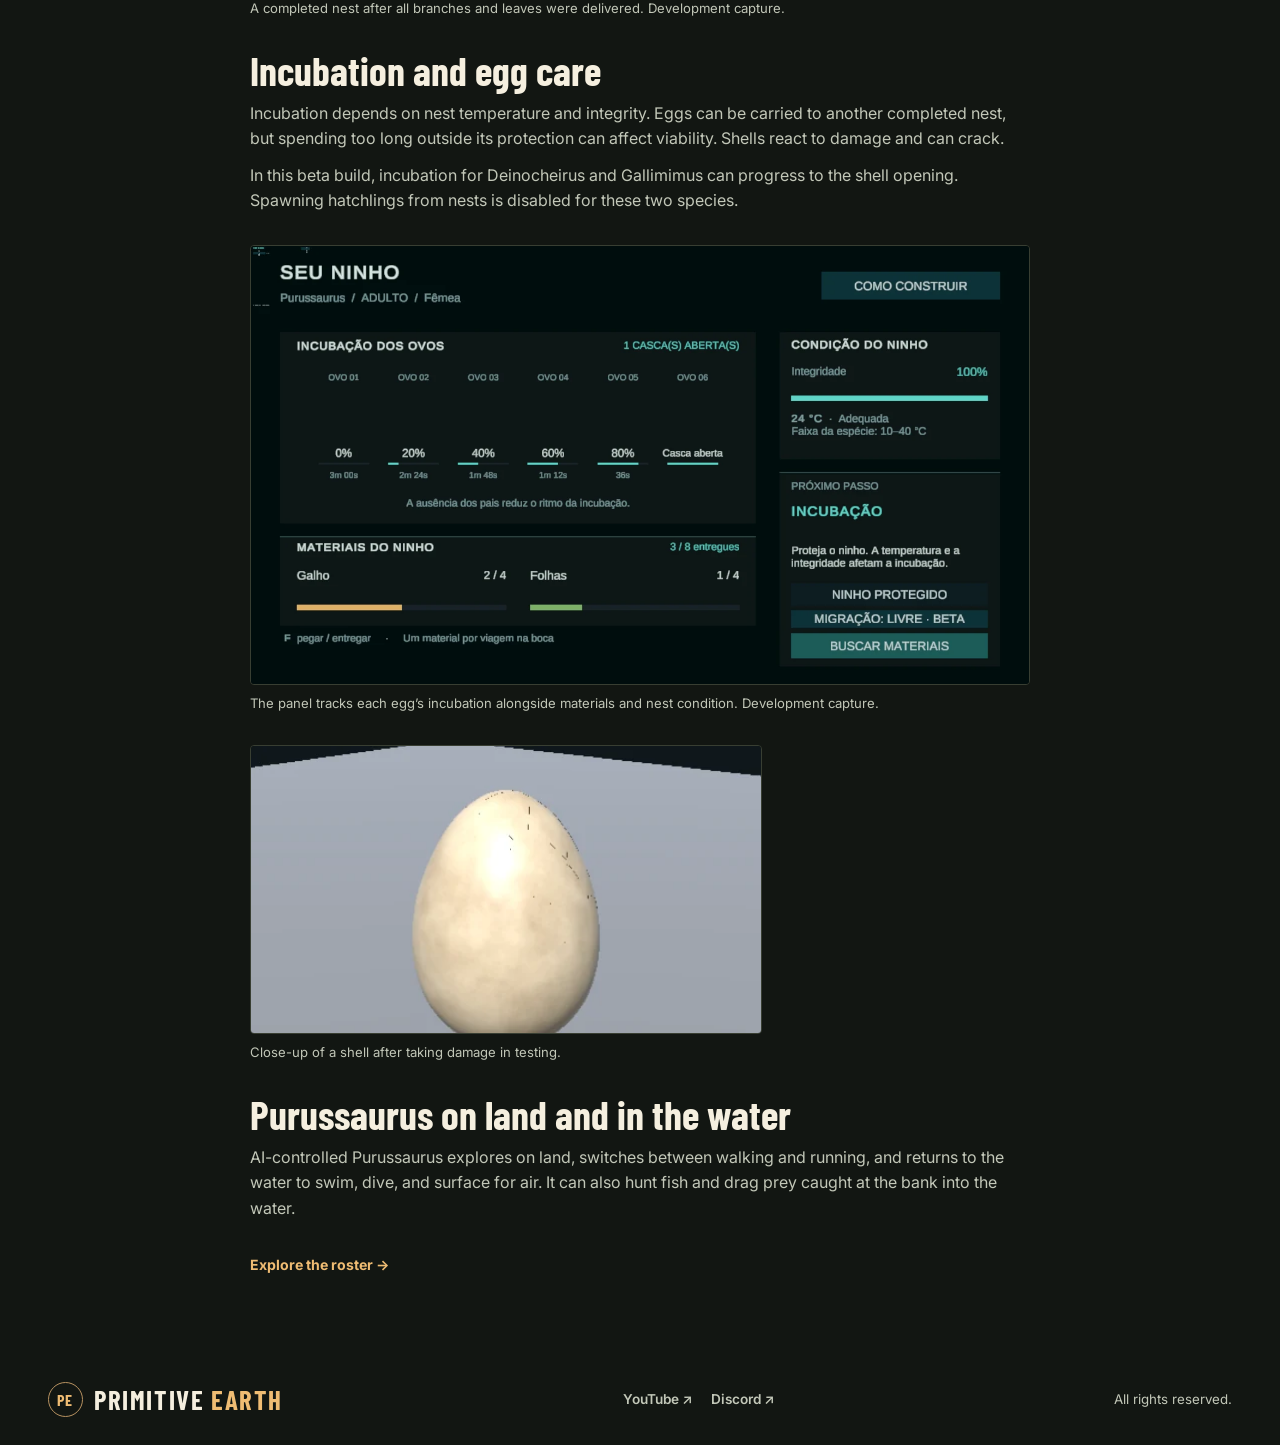
<file: ninhos-e-novos-jogaveis.html>
<!doctype html>
<html lang="pt-BR">
<head>
  <meta charset="utf-8">
  <meta name="viewport" content="width=device-width, initial-scale=1">
  <meta name="theme-color" content="#131713">
  <meta name="description" content="Dois novos jogáveis chegam ao beta. Veja como construir um ninho, acompanhar a incubação dos ovos e explorar as margens com o novo comportamento do Purussaurus.">
  <title>Deinocheirus, Gallimimus e a vida no ninho | Primitive Earth</title>
  <link rel="icon" href="media/pe-icon.png" type="image/png" sizes="64x64">
  <link rel="preconnect" href="https://fonts.googleapis.com">
  <link rel="preconnect" href="https://fonts.gstatic.com" crossorigin>
  <link href="https://fonts.googleapis.com/css2?family=Barlow+Condensed:wght@600;700;800&family=Inter:wght@400;500;600;700&display=swap" rel="stylesheet">
  <link rel="stylesheet" href="style.css">
  <script src="site-content.js" defer></script>
  <script src="script.js" defer></script>
</head>
<body>
  <a class="skip-link" href="#main" data-i18n="skip">Pular para o conteúdo</a>
  <header class="site-header">
    <div class="page-width header-inner">
      <a class="brand" href="index.html#top" aria-label="Primitive Earth">
        <span class="brand-mark" aria-hidden="true">PE</span>
        <span>Primitive <strong>Earth</strong></span>
      </a>
      <nav class="main-nav" aria-label="Navegação principal" data-i18n-label="navigation">
        <a href="index.html#dinossauros" data-i18n="nav_species">Jogáveis</a>
        <a href="atualizacoes.html" data-i18n="nav_updates" aria-current="location">Atualizações</a>
        <a href="index.html#galeria" data-i18n="nav_gallery">Galeria</a>
        <a href="index.html#sobre" data-i18n="nav_about">Sobre</a>
      </nav>
      <div class="header-actions">
        <select id="languageSelect" aria-label="Idioma" data-i18n-label="language">
          <option value="pt" selected>PT-BR</option>
          <option value="en">EN</option>
          <option value="es">ES</option>
        </select>
        <a class="button header-beta" href="beta.html" data-i18n="nav_beta">Beta</a>
      </div>
    </div>
  </header>

  <main id="main" class="section">
    <article class="page-width article-page">
      <a class="text-link article-back" href="atualizacoes.html" data-i18n="news_back">← Todas as atualizações</a>
      <header class="article-heading">
        <time datetime="2026-11-19" data-i18n="nest_post_date">19 de novembro de 2026</time>
        <h1 data-i18n="nest_post_title">Deinocheirus, Gallimimus e a vida no ninho</h1>
        <p class="lead" data-i18n="nest_post_summary">Dois novos jogáveis chegam ao beta. Veja como construir um ninho, acompanhar a incubação dos ovos e explorar as margens com o novo comportamento do Purussaurus.</p>
      </header>
      <div class="article-body">
        <section class="article-playables">
          <h2 data-i18n="nest_post_species">Dois novos jogáveis</h2>
          <div class="article-species">
            <div class="species-media"><img src="media/deinocheirus.webp" width="305" height="207" alt="" loading="lazy"></div>
            <div>
              <h3>Deinocheirus</h3>
              <p data-i18n="species_deinocheirus">Onívoro semiaquático de braços longos. Pode nascer em terra ou na água doce e afastar rivais com um tapa lateral.</p>
            </div>
          </div>
          <div class="article-species">
            <div class="species-media"><img src="media/gallimimus.webp" width="308" height="210" alt="" loading="lazy"></div>
            <div>
              <h3>Gallimimus</h3>
              <p data-i18n="species_gallimimus">Dinossauro leve e veloz. Usa a agilidade para cruzar áreas abertas e escapar de predadores.</p>
            </div>
          </div>
          <p data-i18n="nest_post_strike">No menu Habilidades do Deinocheirus, ative o Tapa de Impacto uma vez. Quando a habilidade estiver pronta, o próximo ataque lateral com as mãos que acertar um alvo o empurra. O alcance do empurrão e o dano extra evoluem com a habilidade.</p>
        </section>
        <section>
          <h2 data-i18n="nest_post_build_title">Da escolha do local ao primeiro ovo</h2>
          <p data-i18n="nest_post_build">A partir da fase jovem, escolha um local adequado na área de migração da espécie. Use a prévia para posicionar o ninho e depois traga galhos e folhas na boca para preencher os encaixes. Integrantes do grupo podem ajudar a reunir e entregar materiais.</p>
          <p data-i18n="nest_post_lay">Com o ninho concluído, uma fêmea elegível pode iniciar a postura no próprio ninho. O painel Seu Ninho mostra o progresso dos ovos, a temperatura e a integridade do abrigo.</p>
        </section>
        <figure class="article-figure">
          <a href="media/ninho-finalizado.webp">
            <img src="media/ninho-finalizado.webp" width="960" height="540" alt="Ninho concluído com galhos e folhas" data-i18n-alt="nest_cover_alt">
          </a>
          <figcaption data-i18n="nest_cover_caption">Ninho concluído depois da entrega dos galhos e das folhas. Captura de desenvolvimento.</figcaption>
        </figure>
        <section>
          <h2 data-i18n="nest_post_eggs_title">Incubação e cuidado com os ovos</h2>
          <p data-i18n="nest_post_eggs">A incubação depende da temperatura e da integridade do ninho. Um ovo pode ser transportado para outro ninho concluído, mas ficar tempo demais fora da proteção pode comprometer sua viabilidade. A casca reage a danos e pode rachar.</p>
          <p data-i18n="nest_post_beta">Nesta versão do beta, a incubação do Deinocheirus e do Gallimimus pode chegar à abertura da casca. O nascimento de filhotes pelo ninho segue desativado para essas duas espécies.</p>
        </section>
        <figure class="article-figure">
          <a href="media/painel-ninhos.webp">
            <img src="media/painel-ninhos.webp" width="1280" height="720" alt="Painel Seu Ninho com indicadores de incubação dos ovos, temperatura e integridade" data-i18n-alt="nest_panel_alt" loading="lazy">
          </a>
          <figcaption data-i18n="nest_panel_caption">O painel reúne a incubação de cada ovo, os materiais e a condição do ninho. Captura de desenvolvimento.</figcaption>
        </figure>
        <figure class="article-figure article-detail">
          <a href="media/ovo-com-dano.webp">
            <img src="media/ovo-com-dano.webp" width="512" height="288" alt="Ovo de teste com pequenas rachaduras na casca" data-i18n-alt="nest_egg_alt" loading="lazy">
          </a>
          <figcaption data-i18n="nest_egg_caption">Detalhe da casca depois de sofrer dano em teste.</figcaption>
        </figure>
        <section>
          <h2 data-i18n="nest_post_puru_title">Purussaurus entre a terra e a água</h2>
          <p data-i18n="nest_post_puru">O Purussaurus controlado pela IA explora em terra, alterna entre andar e correr e volta à água para nadar, mergulhar e subir para respirar. Também pode caçar peixes e puxar presas capturadas na margem para dentro da água.</p>
        </section>
        <p><a class="text-link" href="index.html#dinossauros" data-i18n="nest_post_roster">Ver espécies jogáveis →</a></p>
      </div>
    </article>
  </main>

  <footer class="site-footer" id="community">
    <div class="page-width footer-inner">
      <a class="brand" href="index.html#top"><span class="brand-mark" aria-hidden="true">PE</span><span>Primitive <strong>Earth</strong></span></a>
      <div class="footer-links">
        <a href="https://www.youtube.com/@primitive-earth" target="_blank" rel="noopener noreferrer">YouTube ↗</a>
        <a href="https://discord.gg/87vQR5QtP" target="_blank" rel="noopener noreferrer">Discord ↗</a>
      </div>
      <small data-i18n="footer_rights">Todos os direitos reservados.</small>
    </div>
  </footer>
</body>
</html>
</file>
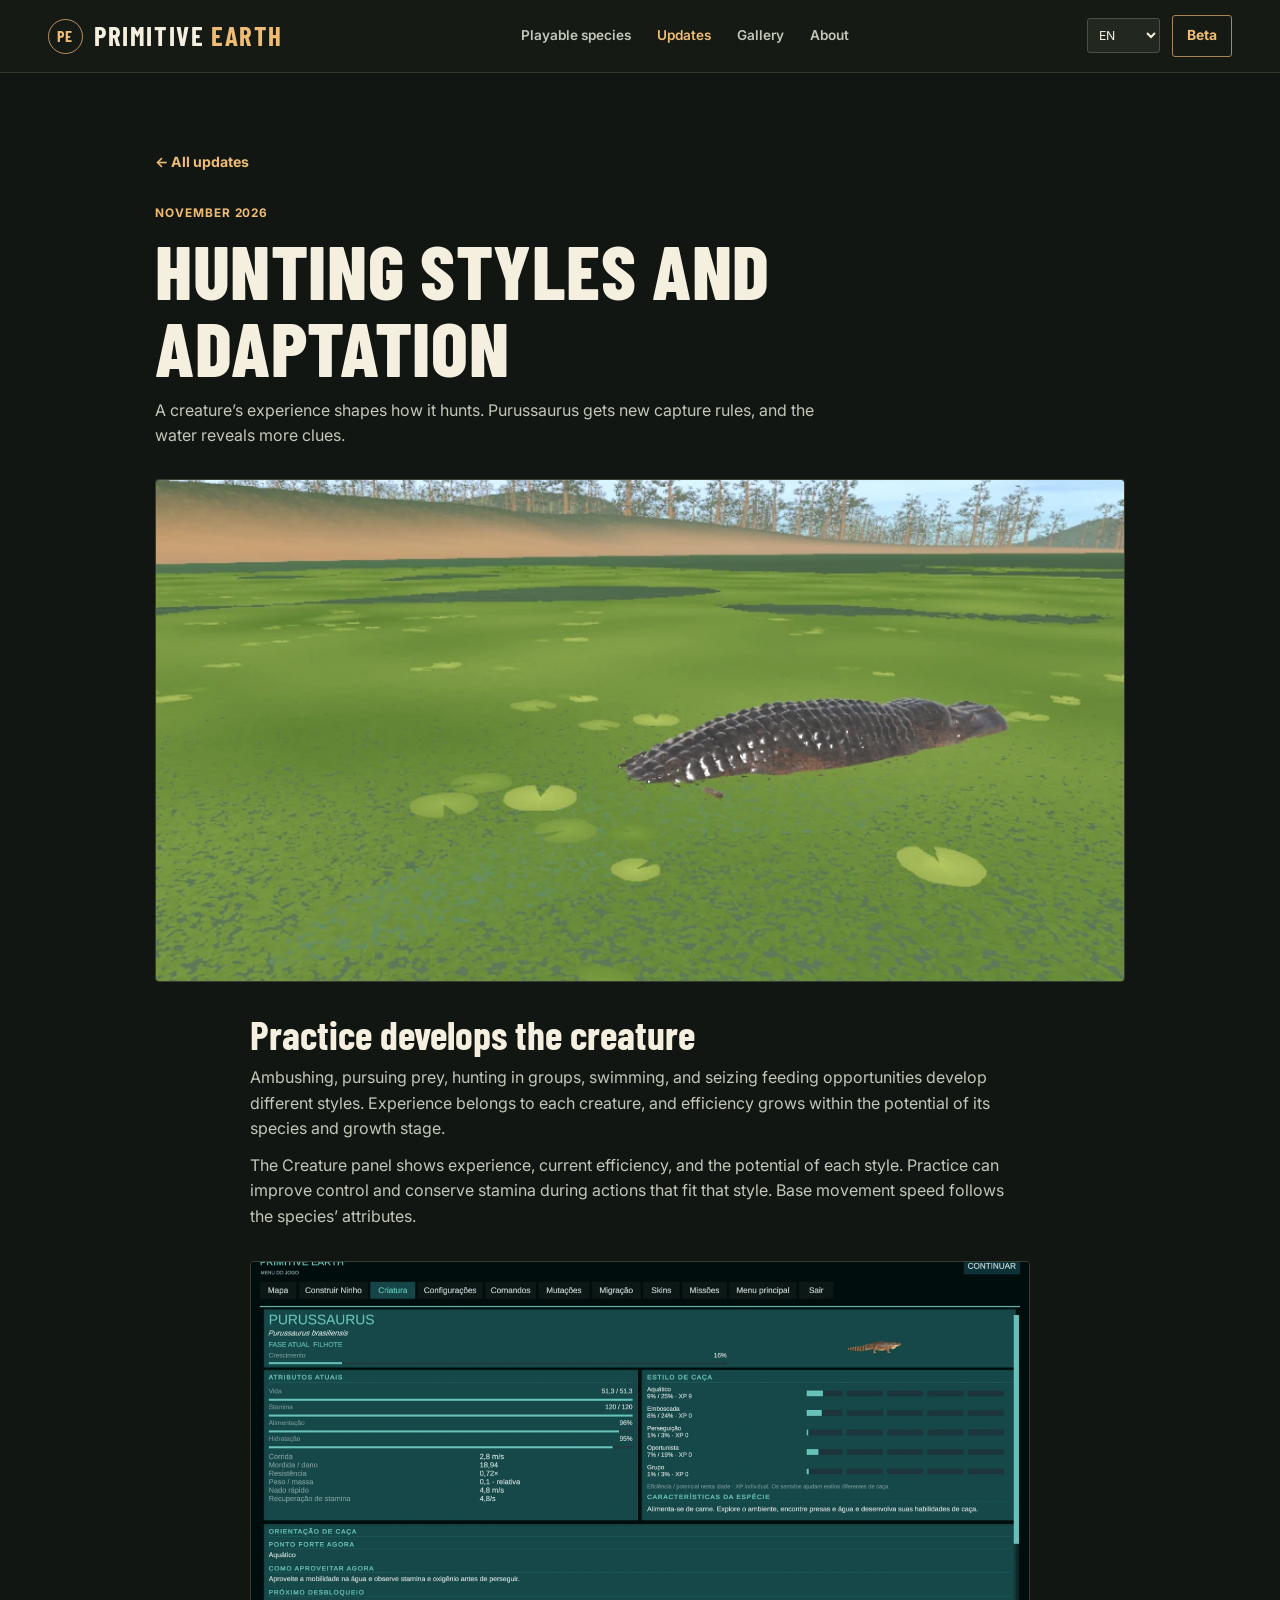
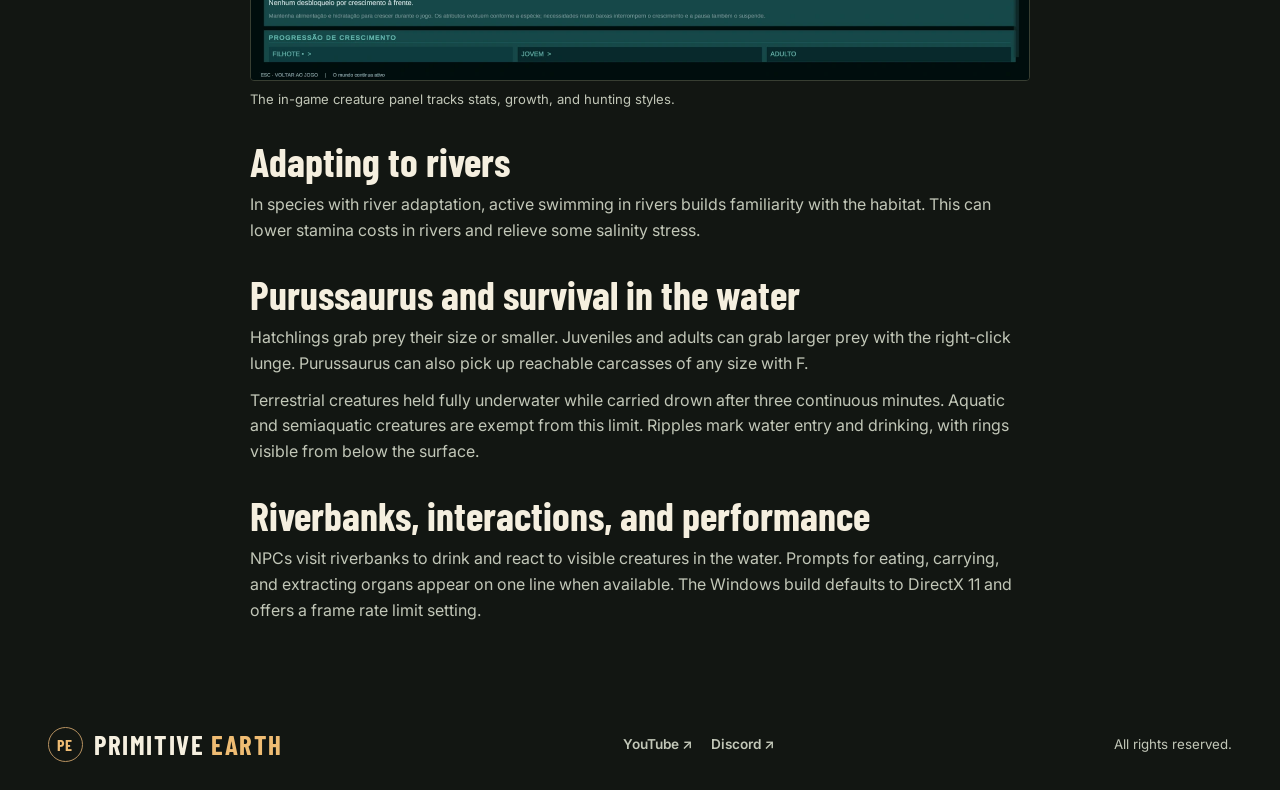
<file: novembro-2026.html>
<!doctype html>
<html lang="pt-BR">
<head>
  <meta charset="utf-8">
  <meta name="viewport" content="width=device-width, initial-scale=1">
  <meta name="theme-color" content="#131713">
  <meta name="description" content="A experiência de cada criatura influencia seu estilo de caça. O Purussaurus ganha novas regras de captura e a água passa a revelar mais pistas.">
  <title>Primitive Earth</title>
  <link rel="icon" href="media/pe-icon.png" type="image/png" sizes="64x64">
  <link rel="preconnect" href="https://fonts.googleapis.com">
  <link rel="preconnect" href="https://fonts.gstatic.com" crossorigin>
  <link href="https://fonts.googleapis.com/css2?family=Barlow+Condensed:wght@600;700;800&family=Inter:wght@400;500;600;700&display=swap" rel="stylesheet">
  <link rel="stylesheet" href="style.css">
  <script src="site-content.js" defer></script>
  <script src="script.js" defer></script>
</head>
<body>
  <a class="skip-link" href="#main" data-i18n="skip">Pular para o conteúdo</a>
  <header class="site-header">
    <div class="page-width header-inner">
      <a class="brand" href="index.html#top" aria-label="Primitive Earth">
        <span class="brand-mark" aria-hidden="true">PE</span>
        <span>Primitive <strong>Earth</strong></span>
      </a>
      <nav class="main-nav" aria-label="Navegação principal" data-i18n-label="navigation">
        <a href="index.html#dinossauros" data-i18n="nav_species">Jogáveis</a>
        <a href="atualizacoes.html" data-i18n="nav_updates" aria-current="location">Atualizações</a>
        <a href="index.html#galeria" data-i18n="nav_gallery">Galeria</a>
        <a href="index.html#sobre" data-i18n="nav_about">Sobre</a>
      </nav>
      <div class="header-actions">
        <select id="languageSelect" aria-label="Idioma" data-i18n-label="language">
          <option value="pt" selected>PT-BR</option>
          <option value="en">EN</option>
          <option value="es">ES</option>
        </select>
        <a class="button header-beta" href="beta.html" data-i18n="nav_beta">Beta</a>
      </div>
    </div>
  </header>

  <main id="main" class="section">
    <article class="page-width article-page">
      <a class="text-link article-back" href="atualizacoes.html" data-i18n="news_back">← Todas as atualizações</a>
      <header class="article-heading">
        <time datetime="2026-11" data-i18n="nov_date">Novembro de 2026</time>
        <h1 data-i18n="nov_title">Estilos de caça e adaptação</h1>
        <p class="lead" data-i18n="nov_summary">A experiência de cada criatura influencia seu estilo de caça. O Purussaurus ganha novas regras de captura e a água passa a revelar mais pistas.</p>
      </header>
      <div class="article-cover news-cover">
        <img src="media/purussaurus-lago.webp" width="1031" height="702" alt="">
      </div>
      <div class="article-body">
        <section>
          <h2 data-i18n="nov_practice_title">A prática desenvolve a criatura</h2>
          <p data-i18n="nov_practice_a">Emboscar, perseguir presas, caçar em grupo, nadar e aproveitar oportunidades de alimentação desenvolvem estilos diferentes. A experiência pertence à criatura e a eficiência evolui dentro do potencial da espécie e da fase de crescimento.</p>
          <p data-i18n="nov_practice_b">O painel Criatura mostra a experiência, a eficiência atual e o potencial de cada estilo. Conforme ganha prática, a criatura pode melhorar o controle durante a caça e economizar stamina em ações daquele estilo. A velocidade-base segue os atributos da espécie.</p>
        </section>
        <figure class="article-figure">
          <a href="media/painel-criatura.webp" aria-label="Ampliar imagem do painel da criatura" data-i18n-label="expand_panel">
            <img src="media/painel-criatura.webp" width="1500" height="807" loading="lazy"
              alt="Painel do Purussaurus com crescimento, saúde, stamina, hidratação e estilos de caça." data-i18n-alt="panel_alt">
          </a>
          <figcaption data-i18n="update_panel_caption">Painel da criatura no jogo. Acompanhe atributos, crescimento e estilos de caça.</figcaption>
        </figure>
        <section>
          <h2 data-i18n="nov_river_title">Adaptação aos rios</h2>
          <p data-i18n="nov_river">Nas espécies com adaptação fluvial, nadar ativamente em rios desenvolve familiaridade com o ambiente. Isso pode reduzir o gasto de stamina no rio e aliviar parte do estresse por salinidade.</p>
        </section>
        <section>
          <h2 data-i18n="nov_purus_title">Purussaurus e sobrevivência na água</h2>
          <p data-i18n="nov_purus_a">Filhotes capturam presas do próprio tamanho ou menores. Jovens e adultos podem capturar presas maiores com o bote no botão direito. O Purussaurus também pode carregar carcaças ao alcance com F, sem limite de tamanho.</p>
          <p data-i18n="nov_purus_b">Criaturas terrestres mantidas totalmente submersas enquanto são carregadas se afogam após três minutos contínuos. Aquáticas e semiaquáticas ficam isentas desse limite. Ondulações marcam a entrada e o momento de beber, com anéis visíveis também sob a superfície.</p>
        </section>
        <section>
          <h2 data-i18n="nov_world_title">Margens, interação e desempenho</h2>
          <p data-i18n="nov_world">NPCs vão às margens para beber e reagem a criaturas visíveis na água. Os avisos de comer, carregar e extrair órgãos aparecem na mesma linha quando disponíveis. A build Windows prioriza DirectX 11 e permite ajustar o limite de FPS.</p>
        </section>
      </div>
    </article>
  </main>

  <footer class="site-footer" id="community">
    <div class="page-width footer-inner">
      <a class="brand" href="index.html#top"><span class="brand-mark" aria-hidden="true">PE</span><span>Primitive <strong>Earth</strong></span></a>
      <div class="footer-links">
        <a href="https://www.youtube.com/@primitive-earth" target="_blank" rel="noopener noreferrer">YouTube ↗</a>
        <a href="https://discord.gg/87vQR5QtP" target="_blank" rel="noopener noreferrer">Discord ↗</a>
      </div>
      <small data-i18n="footer_rights">Todos os direitos reservados.</small>
    </div>
  </footer>
</body>
</html>
</file>
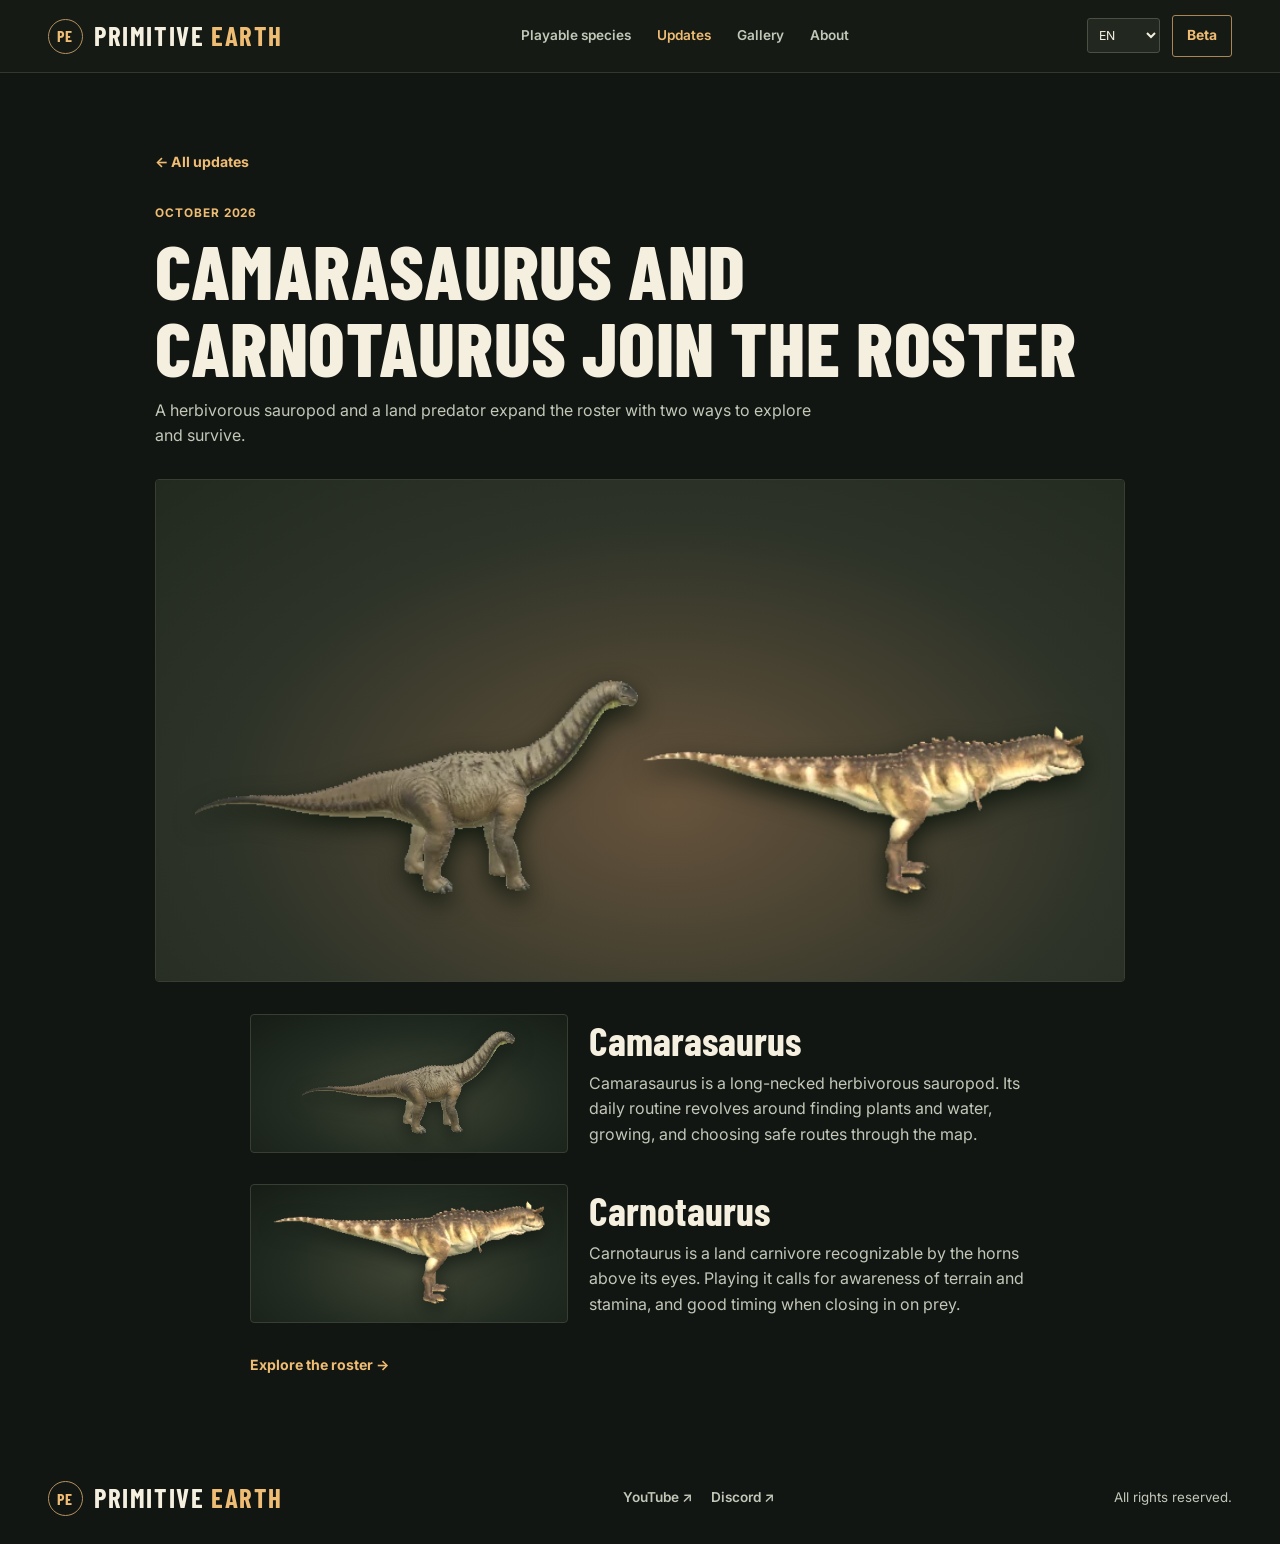
<file: outubro-2026.html>
<!doctype html>
<html lang="pt-BR">
<head>
  <meta charset="utf-8">
  <meta name="viewport" content="width=device-width, initial-scale=1">
  <meta name="theme-color" content="#131713">
  <meta name="description" content="Um saurópode herbívoro e um predador terrestre ampliam a seleção e oferecem duas formas de explorar e sobreviver no mapa.">
  <title>Primitive Earth</title>
  <link rel="icon" href="media/pe-icon.png" type="image/png" sizes="64x64">
  <link rel="preconnect" href="https://fonts.googleapis.com">
  <link rel="preconnect" href="https://fonts.gstatic.com" crossorigin>
  <link href="https://fonts.googleapis.com/css2?family=Barlow+Condensed:wght@600;700;800&family=Inter:wght@400;500;600;700&display=swap" rel="stylesheet">
  <link rel="stylesheet" href="style.css">
  <script src="site-content.js" defer></script>
  <script src="script.js" defer></script>
</head>
<body>
  <a class="skip-link" href="#main" data-i18n="skip">Pular para o conteúdo</a>
  <header class="site-header">
    <div class="page-width header-inner">
      <a class="brand" href="index.html#top" aria-label="Primitive Earth">
        <span class="brand-mark" aria-hidden="true">PE</span>
        <span>Primitive <strong>Earth</strong></span>
      </a>
      <nav class="main-nav" aria-label="Navegação principal" data-i18n-label="navigation">
        <a href="index.html#dinossauros" data-i18n="nav_species">Jogáveis</a>
        <a href="atualizacoes.html" data-i18n="nav_updates" aria-current="location">Atualizações</a>
        <a href="index.html#galeria" data-i18n="nav_gallery">Galeria</a>
        <a href="index.html#sobre" data-i18n="nav_about">Sobre</a>
      </nav>
      <div class="header-actions">
        <select id="languageSelect" aria-label="Idioma" data-i18n-label="language">
          <option value="pt" selected>PT-BR</option>
          <option value="en">EN</option>
          <option value="es">ES</option>
        </select>
        <a class="button header-beta" href="beta.html" data-i18n="nav_beta">Beta</a>
      </div>
    </div>
  </header>

  <main id="main" class="section">
    <article class="page-width article-page">
      <a class="text-link article-back" href="atualizacoes.html" data-i18n="news_back">← Todas as atualizações</a>
      <header class="article-heading">
        <time datetime="2026-10" data-i18n="oct_date">Outubro de 2026</time>
        <h1 data-i18n="oct_title">Camarasaurus e Carnotaurus jogáveis</h1>
        <p class="lead" data-i18n="oct_summary">Um saurópode herbívoro e um predador terrestre ampliam a seleção e oferecem duas formas de explorar e sobreviver no mapa.</p>
      </header>
      <div class="article-cover news-cover">
        <div class="news-models" aria-hidden="true">
              <img src="media/camarasaurus.webp" width="389" height="188" alt="">
              <img src="media/carnotaurus.webp" width="390" height="148" alt="">
            </div>
      </div>
      <div class="article-body">
        <section class="article-species">
          <div class="species-media"><img src="media/camarasaurus.webp" width="389" height="188" alt="" loading="lazy"></div>
          <div>
            <h2>Camarasaurus</h2>
            <p data-i18n="oct_cama">O Camarasaurus é um saurópode herbívoro de pescoço longo. Sua rotina gira em torno de encontrar vegetação e água, acompanhar o crescimento e escolher rotas seguras pelo mapa.</p>
          </div>
        </section>
        <section class="article-species">
          <div class="species-media"><img src="media/carnotaurus.webp" width="390" height="148" alt="" loading="lazy"></div>
          <div>
            <h2>Carnotaurus</h2>
            <p data-i18n="oct_carno">O Carnotaurus é um carnívoro terrestre reconhecível pelos chifres acima dos olhos. Jogar com ele pede atenção ao terreno, à stamina e ao momento de se aproximar da presa.</p>
          </div>
        </section>
        <a class="text-link" href="index.html#dinossauros" data-i18n="oct_visit">Ver espécies jogáveis →</a>
      </div>
    </article>
  </main>

  <footer class="site-footer" id="community">
    <div class="page-width footer-inner">
      <a class="brand" href="index.html#top"><span class="brand-mark" aria-hidden="true">PE</span><span>Primitive <strong>Earth</strong></span></a>
      <div class="footer-links">
        <a href="https://www.youtube.com/@primitive-earth" target="_blank" rel="noopener noreferrer">YouTube ↗</a>
        <a href="https://discord.gg/87vQR5QtP" target="_blank" rel="noopener noreferrer">Discord ↗</a>
      </div>
      <small data-i18n="footer_rights">Todos os direitos reservados.</small>
    </div>
  </footer>
</body>
</html>
</file>
<file: style.css>
:root {
  color-scheme: dark;
  --bg: #121612;
  --surface: #1b201a;
  --raised: #212820;
  --text: #f5efdf;
  --muted: #c2c7b8;
  --accent: #efbc73;
  --line: #383e32;
  --display: "Barlow Condensed", "Bahnschrift Condensed", "Arial Narrow", Impact, sans-serif;
  --body: Inter, "Segoe UI", sans-serif;
}
*, *::before, *::after { box-sizing: border-box; }
html { scroll-behavior: smooth; scroll-padding-top: 96px; }
body { margin: 0; background: var(--bg); color: var(--text); font: 400 1rem/1.6 var(--body); }
[hidden] { display: none !important; }
a { color: inherit; text-decoration: none; }
img { display: block; max-width: 100%; }
button, input, select { font: inherit; }
h1, h2, h3, p, figure { margin: 0; }
button, summary { cursor: pointer; }
:focus-visible { outline: 2px solid var(--accent); outline-offset: 4px; }
.page-width { width: min(100% - 96px, 1184px); margin-inline: auto; }
.sr-only, .form-honeypot, .skip-link:not(:focus) {
  position: absolute; width: 1px; height: 1px; padding: 0; overflow: hidden;
  clip-path: inset(50%); white-space: nowrap; border: 0;
}
.skip-link:focus { position: fixed; top: 8px; left: 12px; z-index: 50; padding: 10px 16px; background: var(--accent); color: #171912; }
.site-header { position: sticky; top: 0; z-index: 5; background: #151a15; border-bottom: 1px solid #32382c; }
.header-inner { display: flex; align-items: center; justify-content: space-between; gap: 24px; min-height: 72px; }
.brand { display: inline-flex; align-items: center; gap: 11px; font: 700 1.67rem/.95 var(--display); white-space: nowrap; text-transform: uppercase; letter-spacing: .06em; }
.brand strong { color: var(--accent); }
.brand-mark { display: grid; place-items: center; width: 35px; height: 35px; border: 1px solid #b69160; border-radius: 50%; color: var(--accent); font-size: 1rem; letter-spacing: .08em; }
.main-nav, .header-actions { display: flex; align-items: center; gap: 26px; }
.main-nav a, .hero-meta, .footer-links { font-size: .85rem; font-weight: 600; }
.main-nav a, .footer-links a { color: var(--muted); }
.main-nav a:hover, .hero-meta a:hover, .footer-links a:hover { color: var(--accent); }
.header-actions { gap: 12px; }
.header-actions select {
  color: var(--text); background: #222820; border: 1px solid #4a5142; border-radius: 3px;
  font-size: .77rem; padding: 8px 7px;
}
.button {
  display: inline-flex; align-items: center; justify-content: center; gap: 15px; min-height: 46px;
  padding: 11px 17px; border: 1px solid transparent; border-radius: 3px;
  line-height: 1.25; font-weight: 700; font-size: .87rem; text-align: center;
}
.header-beta { border-color: #aa8556; color: var(--accent); min-height: 36px; padding-inline: 14px; }
.button-primary { color: #171914; background: var(--accent); }
.button-primary:hover { background: #ffd99f; }
.button-ghost { color: var(--text); background: #171c17bb; border-color: #82755c; }
.button-ghost:hover, .header-beta:hover { background: #353428; }
.hero { display: grid; align-items: center; position: relative; isolation: isolate; min-height: clamp(535px, 47vw, 690px); overflow: hidden; border-bottom: 1px solid #3c3d2f; background: #1b221a; }
.hero-image, .hero::after { position: absolute; inset: 0; width: 100%; height: 100%; z-index: -2; }
.hero-image { object-fit: cover; object-position: 60% 57%; }
.hero::after {
  content: ""; z-index: -1;
  background: linear-gradient(90deg, #10160ff2, #111711db 29%, #161b15a3 49%, #161b1550 71%, #151a1560),
    linear-gradient(0deg, #111710de, transparent 42%, #1d211631 73%, #171d1880);
}
.hero-inner { padding-block: 64px 59px; }
.eyebrow {
  color: var(--accent); font-size: .72rem; font-weight: 700; text-transform: uppercase; letter-spacing: .16em;
  margin-bottom: 10px; line-height: 1.45;
}
.hero-kicker { display: flex; align-items: center; gap: 12px; }
.hero-kicker::before { content: ""; width: 24px; height: 1px; background: currentColor; flex: 0 0 auto; }
h1, h2, h3 { font-family: var(--display); font-weight: 700; line-height: 1; }
h1 { text-transform: uppercase; font-size: clamp(3.6rem, 7.1vw, 7.25rem); letter-spacing: .008em; font-weight: 800; }
h1 span, h1 strong { display: block; }
h1 strong { font-weight: inherit; color: var(--accent); }
.hero-lead { max-width: 420px; margin-block: 21px 26px; font-size: 1.03rem; color: #e3e6d9; }
.button-row { display: flex; flex-wrap: wrap; gap: 10px; }
.hero-meta { display: flex; flex-wrap: wrap; gap: 10px 23px; margin-top: 27px; color: #d2d3c3; }
.hero-meta a { text-decoration: underline; text-underline-offset: 4px; }
.section { padding-block: 76px; }
h2 { font-size: clamp(2.75rem, 5vw, 4.3rem); letter-spacing: .015em; text-transform: uppercase; }
.lead { color: var(--muted); margin-top: 13px; max-width: 56ch; }
.section-heading { display: flex; justify-content: space-between; align-items: end; gap: 27px; margin-bottom: 26px; }
.filters { display: flex; flex-wrap: wrap; gap: 7px; padding-bottom: 1px; }
.filters button {
  border: 1px solid #454c3f; border-radius: 3px; padding: 8px 11px; color: var(--muted);
  background: #1a2119; font-size: .79rem; font-weight: 600;
}
.filters button:hover { border-color: var(--accent); }
.filters button[aria-pressed="true"] { color: #181b13; border-color: var(--accent); background: var(--accent); }
.roster-grid { display: grid; grid-template-columns: repeat(4,minmax(0,1fr)); gap: 12px; }
.species-card { background: var(--surface); border: 1px solid var(--line); min-width: 0; border-radius: 4px; overflow: hidden; }
.species-media { height: 139px; display: flex; align-items: flex-end; padding: 16px 13px 18px; background: radial-gradient(ellipse at 52% 62%, #414736, #222b21 57%, #151d16 100%); }
.species-card[data-habitat="water"] .species-media { background: radial-gradient(ellipse at 54% 65%, #2a4840, #182d28 60%, #14231e); }
.species-media img { width: 100%; height: 100%; object-fit: contain; object-position: 50% 73%; filter: drop-shadow(0 7px 9px #10150fb5); }
.species-copy { padding: 15px 15px 18px; }
.species-copy h3 { font-size: clamp(1.35rem, 2.1vw, 2rem); overflow-wrap: anywhere; }
.species-copy p { margin-top: 7px; font-size: .76rem; color: var(--muted); line-height: 1.5; }
.species-copy .species-diet { font-size: .65rem; text-transform: uppercase; letter-spacing: .1em; color: var(--accent); font-weight: 700; margin-bottom: 6px; margin-top: 0; }
.updates-section { background: #191e18; border-block: 1px solid var(--line); }
.world-grid { display: grid; grid-template-columns: 1.05fr .95fr; gap: clamp(24px, 5vw, 66px); align-items: center; }
.world-image { width: 100%; height: auto; border: 1px solid #454b3f; border-radius: 4px; }
.life-stages { display: flex; flex-wrap: wrap; gap: 13px; margin-top: 19px; color: var(--accent); font-size: .83rem; font-weight: 700; }
.beta-section { border-block: 1px solid #474838; background: #231f16 radial-gradient(ellipse at 32% 40%, #352e20, transparent 72%); }
.beta-grid { display: grid; grid-template-columns: 1fr 1fr; gap: 34px; align-items: center; }
.newsletter { background: #1b211a; border: 1px solid #56513f; padding: 23px; border-radius: 4px; }
.email-label { display: block; margin-bottom: 7px; font-weight: 700; font-size: .87rem; }
.newsletter-fields { display: grid; grid-template-columns: minmax(0,1fr) auto; gap: 8px; }
.newsletter input[type="email"] { min-width: 0; padding: 8px 11px; background: #111610; border: 1px solid #5b654e; border-radius: 3px; color: var(--text); }
.privacy-consent { display: flex; align-items: flex-start; gap: 10px; margin-top: 13px; font-size: .78rem; color: var(--muted); }
.privacy-consent input { accent-color: var(--accent); flex: 0 0 auto; width: 16px; height: 16px; margin-top: 4px; }
.newsletter-message { font-size: .83rem; color: var(--accent); }
.newsletter-message:not(:empty) { margin-top: 10px; }
.newsletter-message.error { color: #ffac9e; }
.newsletter-message.success { color: #b6dfad; }
.newsletter-message p, .newsletter-message a { margin-top: 7px; }
.newsletter-message a { display: inline-block; text-decoration: underline; }
.newsletter button:disabled { cursor: wait; opacity: .67; }
.footer-inner { display: flex; flex-wrap: wrap; align-items: center; justify-content: space-between; gap: 17px; padding-block: 28px; }
.footer-links { display: flex; gap: 18px; }
.footer-inner small { color: var(--muted); }
@media (max-width: 1040px) {
  .page-width { width: calc(100% - 56px); }
  .roster-grid { grid-template-columns: repeat(3,minmax(0,1fr)); }
}
@media (max-width: 760px) {
  html { scroll-padding-top: 126px; }
  .page-width { width: calc(100% - 36px); }
  .header-inner { flex-wrap: wrap; min-height: initial; gap: 5px 14px; padding-block: 11px 7px; }
  .brand { font-size: 1.21rem; gap: 8px; }
  .brand-mark { width: 31px; height: 31px; }
  .header-actions { gap: 8px; }
  .header-actions select { padding: 6px 4px; }
  .header-beta { padding-inline: 11px; }
  .main-nav { order: 3; width: 100%; gap: 21px; padding-block: 5px 2px; }
  .section { padding-block: 51px; }
  .section-heading { display: block; }
  .filters { margin-top: 16px; }
  .hero { min-height: 580px; }
  .hero-image { object-position: 64% 55%; }
  .hero::after { background: linear-gradient(90deg,#11160fe8,#1418138a),linear-gradient(0deg,#131713f2,transparent 44%); }
  .hero-inner { padding-block: 53px 48px; }
  .roster-grid { grid-template-columns: repeat(2,minmax(0,1fr)); gap: 8px; }
  .species-media { height: 116px; }
  .species-copy { padding: 12px; }
  .species-copy h3 { font-size: clamp(1.18rem, 4vw, 1.8rem); }
  .world-grid, .beta-grid { grid-template-columns: minmax(0,1fr); }
  .world-grid img { order: 2; }
  .footer-inner small { flex-basis: 100%; }
}
@media (max-width: 370px) {
  .newsletter-fields { grid-template-columns: 1fr; }
  .hero { min-height: 560px; }
  h1 { font-size: clamp(3rem, 13vw, 3.6rem); }
  .species-media { height: 100px; }
}
@media (prefers-reduced-motion: reduce) { html { scroll-behavior: auto; } }

.main-nav a[aria-current] { color: var(--accent); }
.hero-image { object-position: 66% 58%; }
.news-index { min-height: calc(100vh - 166px); }
.news-intro { margin-bottom: clamp(26px, 4vw, 43px); }
.news-intro h1, .article-heading h1 { font-size: clamp(3.25rem, 6vw, 6.2rem); }
.news-grid { display: grid; grid-template-columns: repeat(2, minmax(0, 1fr)); gap: clamp(15px, 2.4vw, 28px); }
.news-card { display: flex; min-width: 0; border: 1px solid var(--line); border-radius: 4px; background: var(--bg); }
.news-card:hover, .news-card:focus-within { border-color: #a27d4d; }
.news-card > a { display: flex; flex-direction: column; width: 100%; }
.news-card-featured { grid-column: 1 / -1; }
.news-card-featured > a { display: grid; grid-template-columns: minmax(0, 1.16fr) minmax(0, 1fr); }
.news-card-featured .news-cover { height: 100%; min-height: 235px; border-radius: 3px 0 0 3px; }
.news-card-featured .news-copy { justify-content: center; }
.news-card-featured .text-link { margin-top: 0; }
.news-cover { position: relative; overflow: hidden; aspect-ratio: 16 / 8.3; background: #252d23; }
.news-card .news-cover { border-radius: 3px 3px 0 0; }
.news-cover > img { width: 100%; height: 100%; object-fit: cover; object-position: 50% 55%; }
.news-cover time {
  position: absolute; right: 12px; bottom: 12px;
  padding: 7px 11px; background: var(--accent); color: #1a1a12;
}
time { color: var(--accent); text-transform: uppercase; font-weight: 700; font-size: .74rem; letter-spacing: .08em; }
.news-models {
  display: grid;
  grid-template-columns: 1fr 1fr;
  gap: 4px;
  align-items: end;
  height: 100%;
  padding: 8% 4% 9%;
  background: radial-gradient(ellipse at 53% 65%, #66533c, #2d3328 62%, #22291f);
}
.news-models img {
  width: 100%;
  height: 100%;
  max-height: 230px;
  min-height: 0;
  object-fit: contain;
  object-position: center bottom;
  filter: drop-shadow(0 9px 12px #11190f);
}
.news-copy { display: flex; flex: 1; flex-direction: column; gap: 12px; padding: clamp(17px, 3vw, 28px); }
.news-copy :is(h2, h3) { font-size: clamp(2rem, 3.6vw, 3.15rem); text-transform: none; letter-spacing: normal; }
.news-copy p { max-width: 49ch; color: var(--muted); font-size: .94rem; }
.text-link { color: var(--accent); font-size: .88rem; font-weight: 700; }
a.text-link:hover, .news-card a:hover .text-link { text-decoration: underline; text-underline-offset: 4px; }
.news-copy .text-link { margin-top: auto; padding-top: 6px; }
.article-page { max-width: 970px; }
.article-back { display: inline-block; margin-bottom: 25px; }
.article-heading h1 { margin-top: 7px; }
.article-heading .lead { max-width: 66ch; }
.article-cover { margin-top: 30px; border: 1px solid var(--line); border-radius: 4px; }
.article-body { display: grid; gap: 31px; max-width: 780px; margin: 32px auto 0; }
.article-body h2 { font-size: clamp(1.8rem, 4.2vw, 2.5rem); letter-spacing: 0; text-transform: none; margin-bottom: 11px; }
.article-body p, .about-copy { color: var(--muted); }
.article-body p + p, .about-copy p + p { margin-top: 11px; }
.article-figure img { width: 100%; height: auto; border: 1px solid var(--line); border-radius: 4px; }
.article-playables { display: grid; gap: 16px; }
.article-playables h2 { margin-bottom: 0; }
.article-playables h3 { font-size: 1.45rem; letter-spacing: 0; text-transform: none; margin-bottom: 5px; }
.article-detail { max-width: 512px; }
.article-figure figcaption, .gallery-grid figcaption { color: var(--muted); margin-top: 8px; font-size: .82rem; }
.article-species { display: grid; grid-template-columns: minmax(0, .72fr) 1fr; gap: 21px; align-items: center; }
.article-species .species-media { border: 1px solid var(--line); border-radius: 4px; }
.gallery-section { background: var(--surface); border-block: 1px solid var(--line); }
.gallery-grid { display: grid; grid-template-columns: repeat(3, minmax(0, 1fr)); gap: 15px; margin-top: 24px; }
.gallery-grid a { display: block; border-radius: 3px; }
.gallery-grid img { width: 100%; height: auto; aspect-ratio: 16 / 9; object-fit: cover; border: 1px solid var(--line); border-radius: 3px; }
.about-grid { display: grid; grid-template-columns: minmax(0, .9fr) minmax(0, 1fr); gap: clamp(18px, 5vw, 65px); align-items: center; }
.about-copy { max-width: 64ch; }
.gameplay-dialog {
  width: min(980px, 100% - 32px); max-height: calc(100% - 32px); padding: 0;
  background: var(--surface); color: var(--text); border: 1px solid #837155; border-radius: 4px;
}
.gameplay-dialog::backdrop { background: #080b08df; }
.gameplay-header { display: flex; justify-content: space-between; align-items: center; gap: 12px; padding: 12px 14px; }
.gameplay-header h2 { font-size: clamp(1.4rem, 4vw, 2.2rem); }
.gameplay-header button {
  width: 42px; height: 42px; color: var(--accent); background: var(--bg);
  border: 1px solid var(--line); border-radius: 3px; font-size: 1.6rem; line-height: 1;
}
.gameplay-dialog video { display: block; width: 100%; max-height: calc(100dvh - 100px); background: #000; }
@media (max-width: 760px) {
  .main-nav { flex-wrap: wrap; gap: 7px clamp(8px, 3.1vw, 21px); }
  .main-nav a { font-size: .8rem; }
  .hero-image { object-position: 70% 54%; }
  .updates-section .section-heading .text-link { display: inline-block; margin-top: 10px; }
  .news-grid, .about-grid { grid-template-columns: minmax(0, 1fr); }
  .news-card-featured > a { display: flex; }
  .news-card-featured .news-cover { height: auto; min-height: 0; border-radius: 3px 3px 0 0; }
  .gallery-grid { grid-template-columns: repeat(2, minmax(0, 1fr)); }
}
@media (max-width: 470px) {
  .gallery-grid, .article-species { grid-template-columns: minmax(0, 1fr); }
}

.gallery-grid a { overflow: hidden; background: var(--bg); }
.gallery-grid a:hover img { filter: brightness(1.12); }
html:has(.gallery-dialog[open]) { overflow: hidden; }
.gallery-dialog {
  width: min(1140px, calc(100% - 48px));
  max-height: calc(100dvh - 32px); padding: 0; overflow: auto;
  border: 1px solid #515a4a; border-radius: 5px; color: var(--text); background: #101410;
}
.gallery-dialog::backdrop { background: #080b08e8; }
.gallery-dialog-header {
  display: flex; align-items: center; justify-content: space-between; gap: 15px;
  padding: 8px 14px; border-bottom: 1px solid var(--line);
}
.gallery-dialog-header h2,
.beta-download-card h2, .beta-guide h2, .beta-thanks h2 {
  font-size: clamp(1.6rem, 4vw, 2.2rem); letter-spacing: 0; text-transform: none;
}
.gallery-full-image {
  width: 100%; height: min(66dvh, 680px); object-fit: contain;
  background: #090c09; touch-action: pan-y pinch-zoom; user-select: none;
}
.gallery-controls {
  display: grid; grid-template-columns: auto minmax(0, 1fr) auto; align-items: center;
  gap: 12px; padding: 10px 14px; border-top: 1px solid var(--line);
}
.gallery-control {
  display: grid; place-items: center; min-width: 44px; min-height: 44px; padding: 3px 12px;
  border: 1px solid #545b4e; border-radius: 3px; color: var(--text); background: var(--raised);
  font-size: 1.5rem; line-height: 1;
}
.gallery-control:hover, .gallery-control:focus-visible { color: var(--accent); border-color: var(--accent); }
.gallery-information { min-width: 0; text-align: center; }
.gallery-caption { font-weight: 600; }
.gallery-counter { color: var(--muted); font-size: .88rem; font-variant-numeric: tabular-nums; }

.beta-hero {
  display: grid; align-items: end; position: relative; isolation: isolate;
  min-height: clamp(320px, 38vw, 510px); overflow: hidden; border-bottom: 1px solid var(--line);
}
.beta-hero > img, .beta-hero::after {
  position: absolute; inset: 0; z-index: -1; width: 100%; height: 100%;
}
.beta-hero > img { object-fit: cover; object-position: 64% 50%; z-index: -2; }
.beta-hero::after {
  content: ""; background: linear-gradient(76deg, #10150fec 5%, #10150f8f 48%, #10150f36 78%),
    linear-gradient(0deg, #10150fdc, #10150f0d 75%);
}
.beta-hero-copy { padding-block: clamp(38px, 6vw, 80px); }
.beta-hero h1 { font-size: clamp(3rem, 8vw, 7rem); }
.beta-hero .lead { color: var(--text); max-width: 53ch; }
.beta-main { display: grid; gap: 28px; padding-block: clamp(32px, 6vw, 68px); }
.beta-details { display: grid; grid-template-columns: minmax(0, 1.07fr) minmax(0, 1fr); gap: 24px; align-items: start; }
.beta-download-card, .beta-thanks {
  padding: clamp(21px, 4vw, 34px); border: 1px solid #82704e; border-radius: 5px;
  background: var(--raised);
}
.beta-download-card dl { display: flex; flex-wrap: wrap; gap: 13px 24px; margin: 18px 0; }
.beta-download-card dl > div { min-width: 102px; }
.beta-download-card dt { color: var(--muted); font-size: .88rem; }
.beta-download-card dd { margin: 0; font-weight: 700; }
.beta-download-card .button { min-height: 48px; font-size: 1rem; }
.beta-download-card .button:disabled { color: #d8d0bd; background: #33392f; border-color: #535a4a; cursor: default; }
.beta-download-card p:not(.eyebrow), .beta-thanks p, .beta-guide li, .beta-guide p { color: var(--muted); }
.beta-download-card p:not(.eyebrow), .beta-thanks p, .beta-guide p { margin-top: 12px; }
.beta-guide {
  align-self: stretch; padding: clamp(21px, 4vw, 34px); border: 1px solid var(--line);
  border-radius: 5px; background: var(--surface);
}
.beta-guide ol { margin: 15px 0 0; padding-left: 1.35em; }
.beta-guide li + li { margin-top: 8px; }
.beta-thanks .button-row { margin-top: 18px; }

@media (max-width: 760px) {
  .beta-details { grid-template-columns: minmax(0, 1fr); gap: 16px; }
  .beta-main { gap: 16px; }
}
@media (max-width: 470px) {
  .gallery-dialog { width: calc(100% - 22px); }
  .gallery-full-image { height: auto; max-height: 56dvh; aspect-ratio: 16 / 10; }
  .gallery-dialog-header, .gallery-controls { padding-inline: 8px; }
  .gallery-controls { gap: 7px; }
}
</file>
